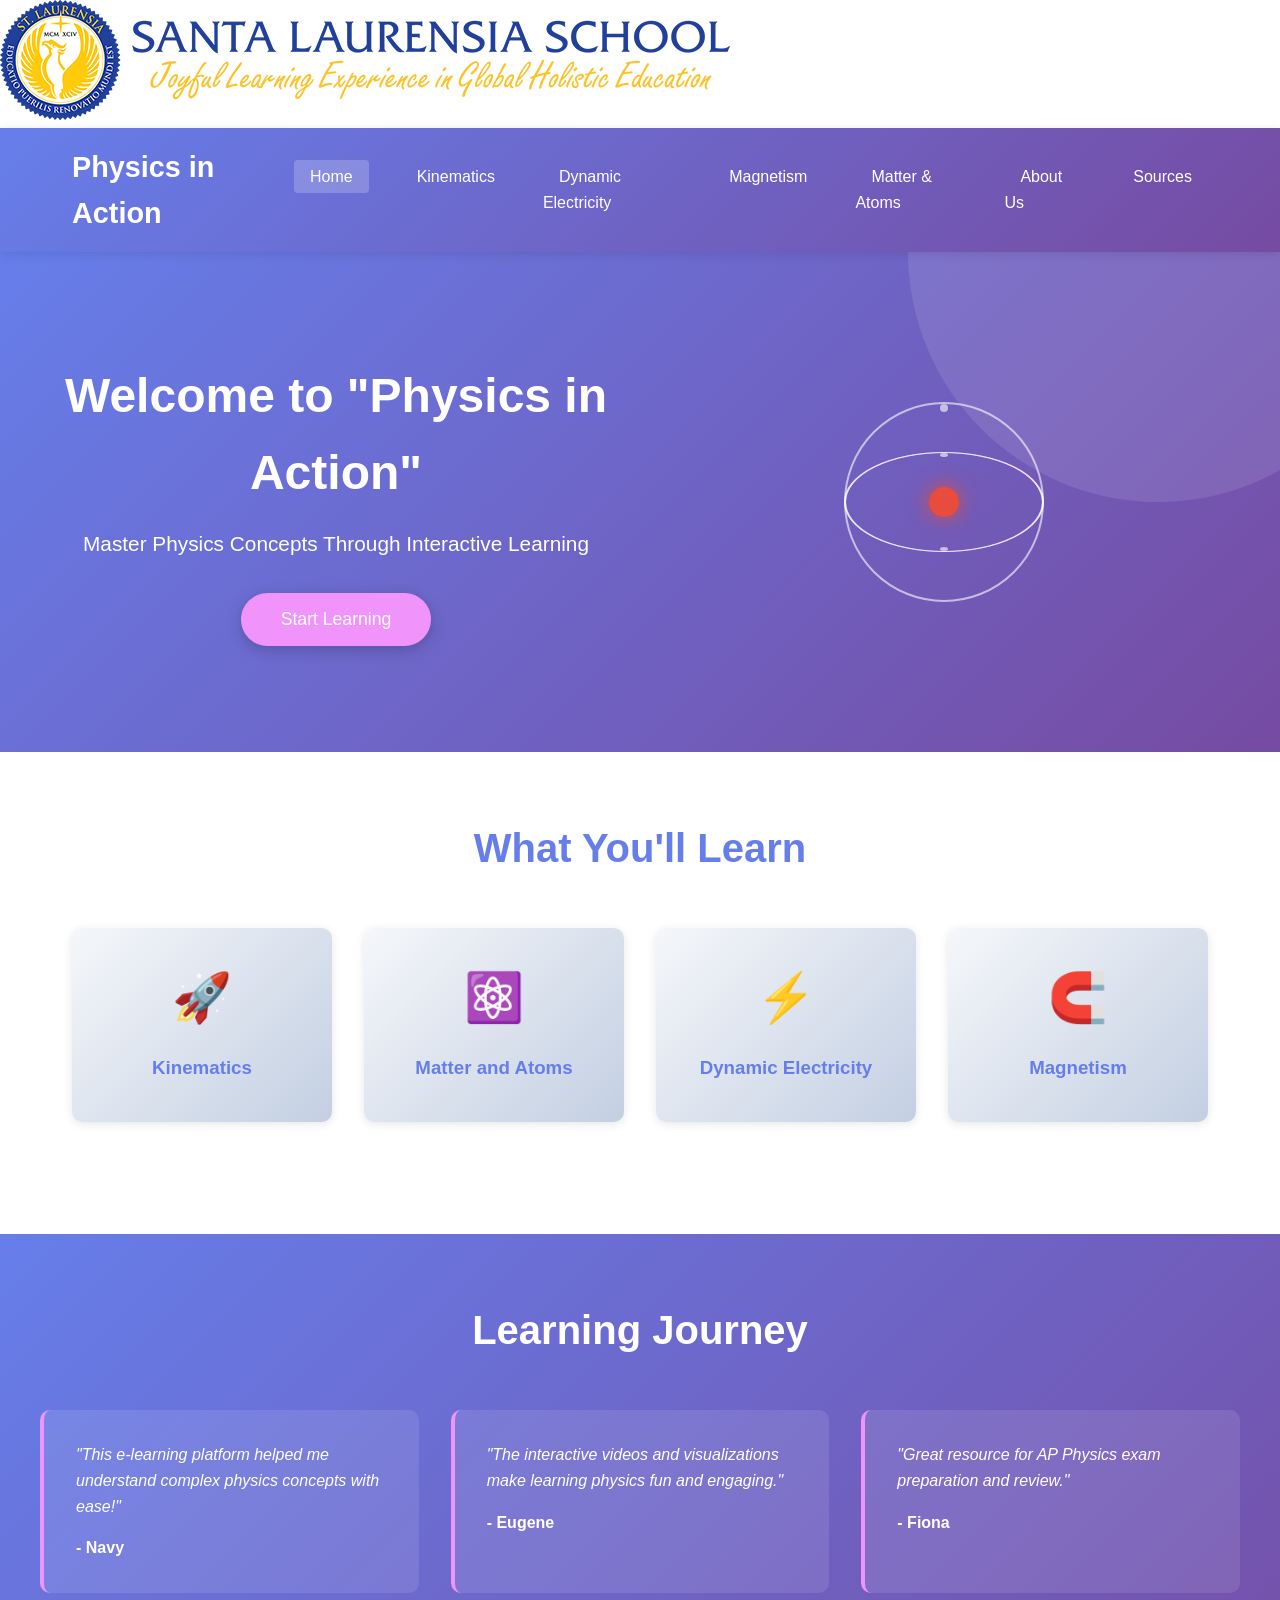
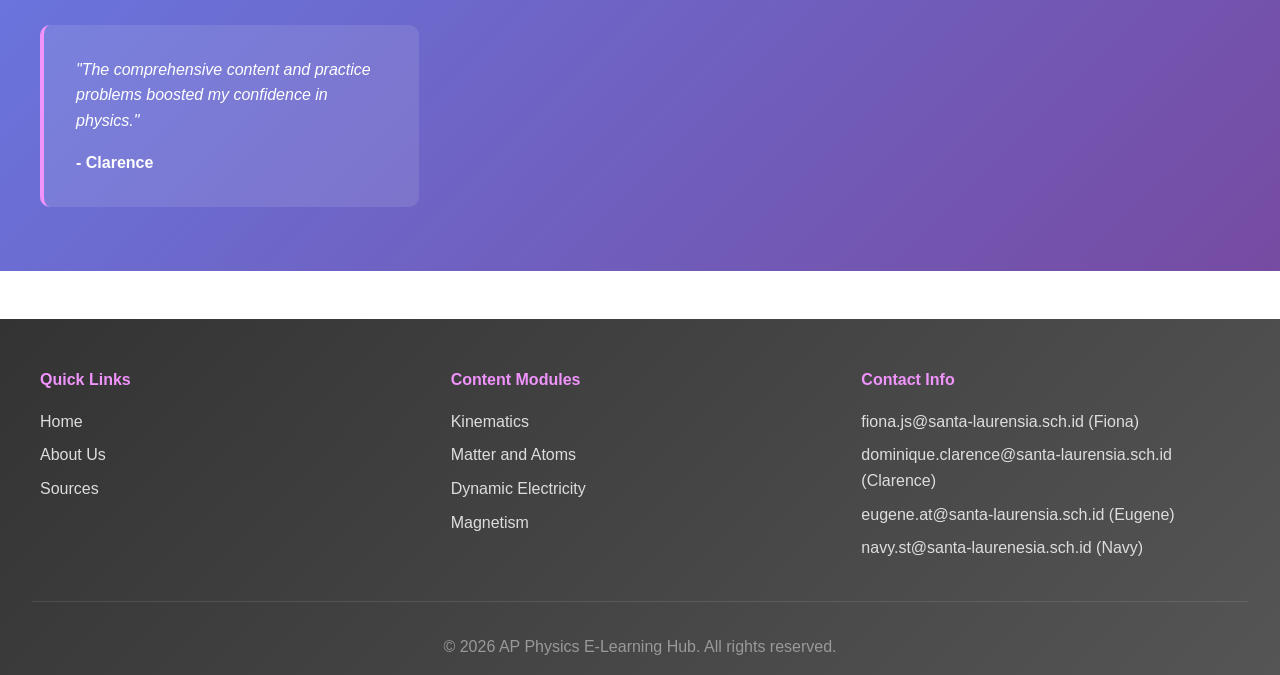
<file: index.html>
<!DOCTYPE html>
<html lang="en">
<head>
    <meta charset="UTF-8">
    <meta name="viewport" content="width=device-width, initial-scale=1.0">
    <title>AP Physics - E-Learning Hub</title>
    <img src="santa laurensia.png" alt="School Logo" class="logo">
    <link rel="stylesheet" href="css/styles.css">
</head>
<body>
    <nav class="navbar">
        <div class="nav-container">
            <div class="logo">Physics in Action</div>
            <ul class="nav-menu">
                <li><a href="index.html">Home</a></li>
                <li><a href="kinematics.html">Kinematics</a></li>
                <li><a href="dynamic-electricity.html">Dynamic Electricity</a></li>
                <li><a href="magnetism.html">Magnetism</a></li>
                <li><a href="matter-atoms.html" class="active">Matter & Atoms</a></li>
                <li><a href="about.html">About Us</a></li>
                <li><a href="sources.html">Sources</a></li>
            </ul>
            <div class="hamburger">
                <span></span>
                <span></span>
                <span></span>
            </div>
        </div>
    </nav>

    <section class="hero">
        <div class="hero-content">
            <h1>Welcome to "Physics in Action"</h1>
            <p>Master Physics Concepts Through Interactive Learning</p>
            <button class="cta-btn" onclick="scrollToContent()">Start Learning</button>
        </div>
        <div class="hero-animation">
            <div class="atom">
                <div class="electron electron-1"></div>
                <div class="electron electron-2"></div>
                <div class="electron electron-3"></div>
                <div class="nucleus"></div>
            </div>
        </div>
    </section>

    <section class="features">
        <h2>What You'll Learn</h2>
        <div class="feature-grid">
            <div class="feature-card" onclick="navigateTo('kinematics.html')">
                <div class="feature-icon">🚀</div>
                <h3>Kinematics</h3>
            </div>
            <div class="feature-card" onclick="navigateTo('matter-atoms.html')">
                <div class="feature-icon">⚛️</div>
                <h3>Matter and Atoms</h3>
            </div>
            <div class="feature-card" onclick="navigateTo('dynamic-electricity.html')">
                <div class="feature-icon">⚡</div>
                <h3>Dynamic Electricity</h3>
            </div>
            <div class="feature-card" onclick="navigateTo('magnetism.html')">
                <div class="feature-icon">🧲</div>
                <h3>Magnetism</h3>
            </div>
        </div>
    </section>

    <section class="testimonials">
        <h2>Learning Journey</h2>
        <div class="testimonial-grid">
            <div class="testimonial">
                <p>"This e-learning platform helped me understand complex physics concepts with ease!"</p>
                <strong>- Navy</strong>
            </div>
            <div class="testimonial">
                <p>"The interactive videos and visualizations make learning physics fun and engaging."</p>
                <strong>- Eugene</strong>
            </div>
            <div class="testimonial">
                <p>"Great resource for AP Physics exam preparation and review."</p>
                <strong>- Fiona</strong>
            </div>
            <div class="testimonial">
                <p>"The comprehensive content and practice problems boosted my confidence in physics."</p>
                <strong>- Clarence</strong>
        </div>
    </section>

    <footer>
        <div class="footer-content">
            <div class="footer-section">
                <h4>Quick Links</h4>
                <ul>
                    <li><a href="index.html">Home</a></li>
                    <li><a href="about.html">About Us</a></li>
                    <li><a href="sources.html">Sources</a></li>
                </ul>
            </div>
            <div class="footer-section">
                <h4>Content Modules</h4>
                <ul>
                    <li><a href="kinematics.html">Kinematics</a></li>
                    <li><a href="matter-atoms.html">Matter and Atoms</a></li>
                    <li><a href="dynamic-electricity.html">Dynamic Electricity</a></li>
                    <li><a href="magnetism.html">Magnetism</a></li>
                </ul>
            </div>
            <div class="footer-section">
                <h4>Contact Info</h4>
                <p>fiona.js@santa-laurensia.sch.id (Fiona)</p>
                <p>dominique.clarence@santa-laurensia.sch.id (Clarence)</p>
                <p>eugene.at@santa-laurensia.sch.id (Eugene)</p>
                <p>navy.st@santa-laurenesia.sch.id (Navy)</p>
            </div>
        </div>
        <div class="footer-bottom">
            <p>&copy; 2026 AP Physics E-Learning Hub. All rights reserved.</p>
        </div>
    </footer>

    <script src="js/script.js"></script>

</body>
</html>
</file>
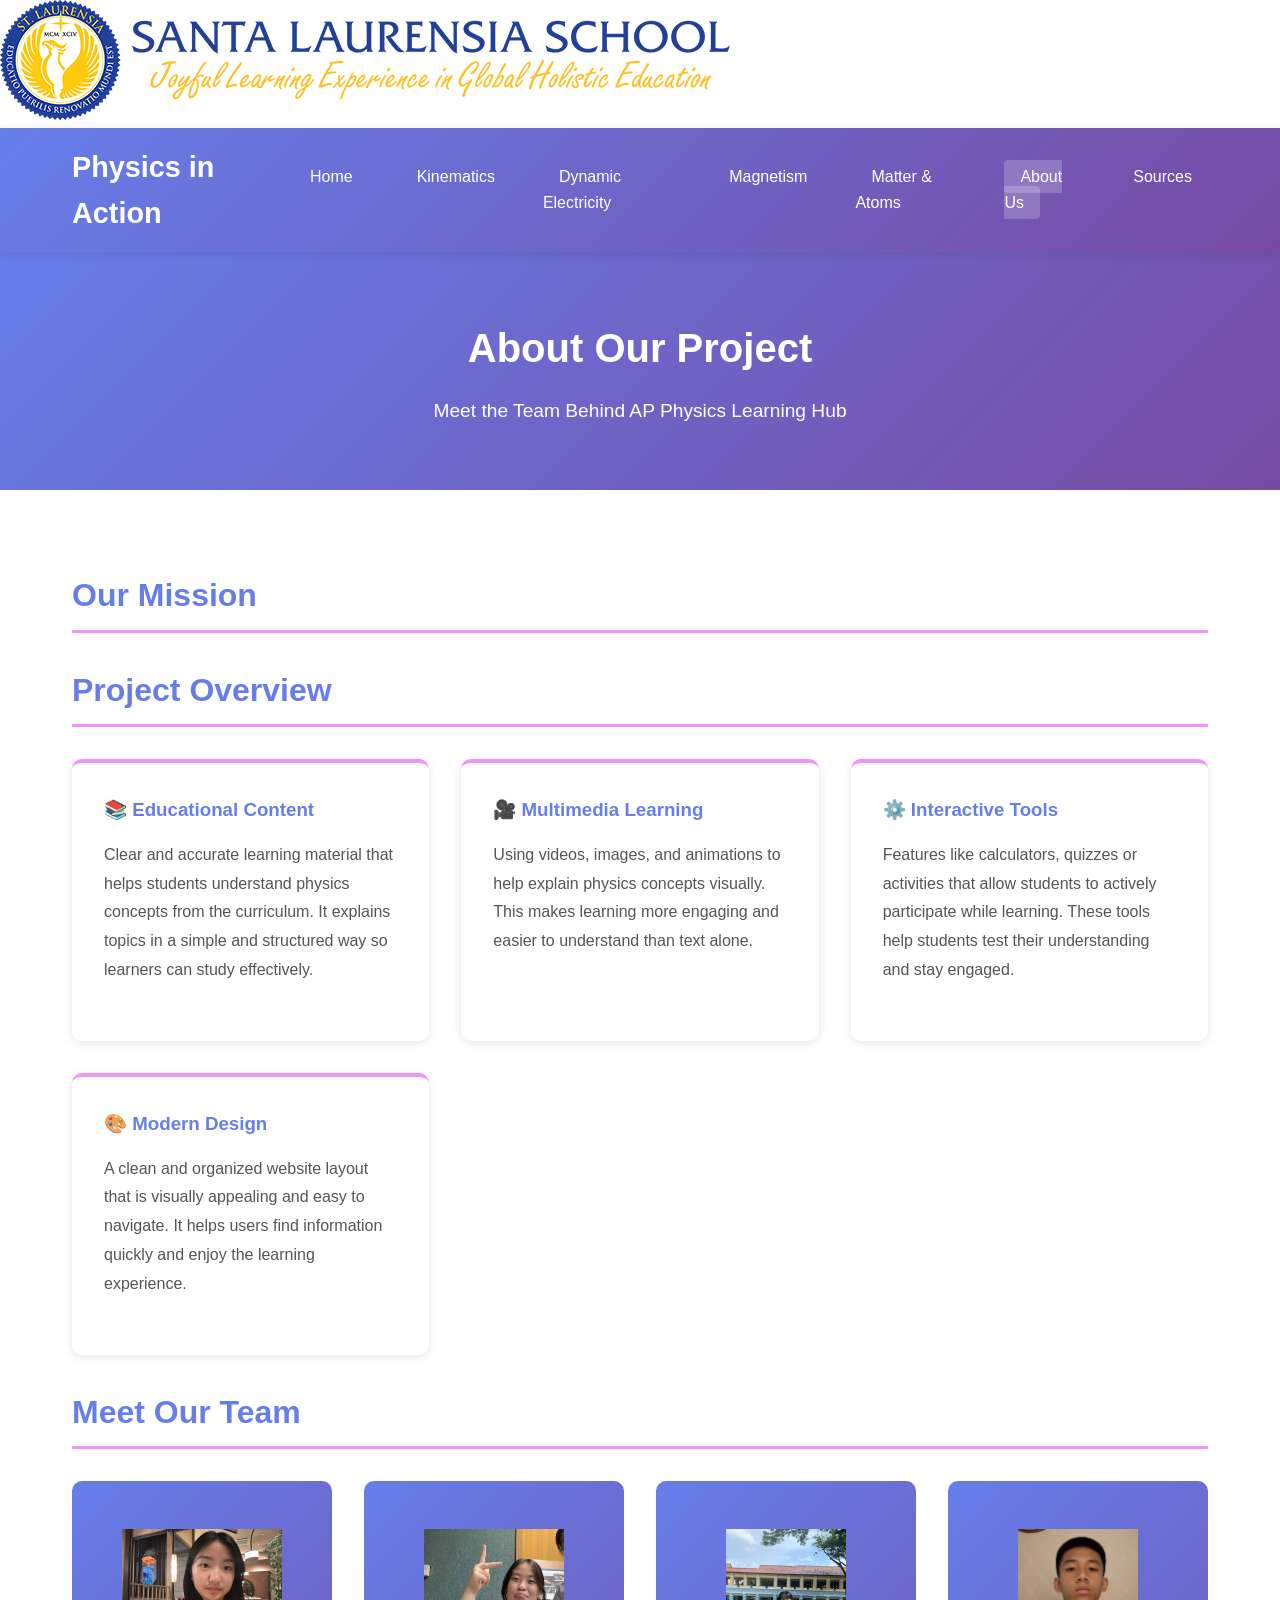
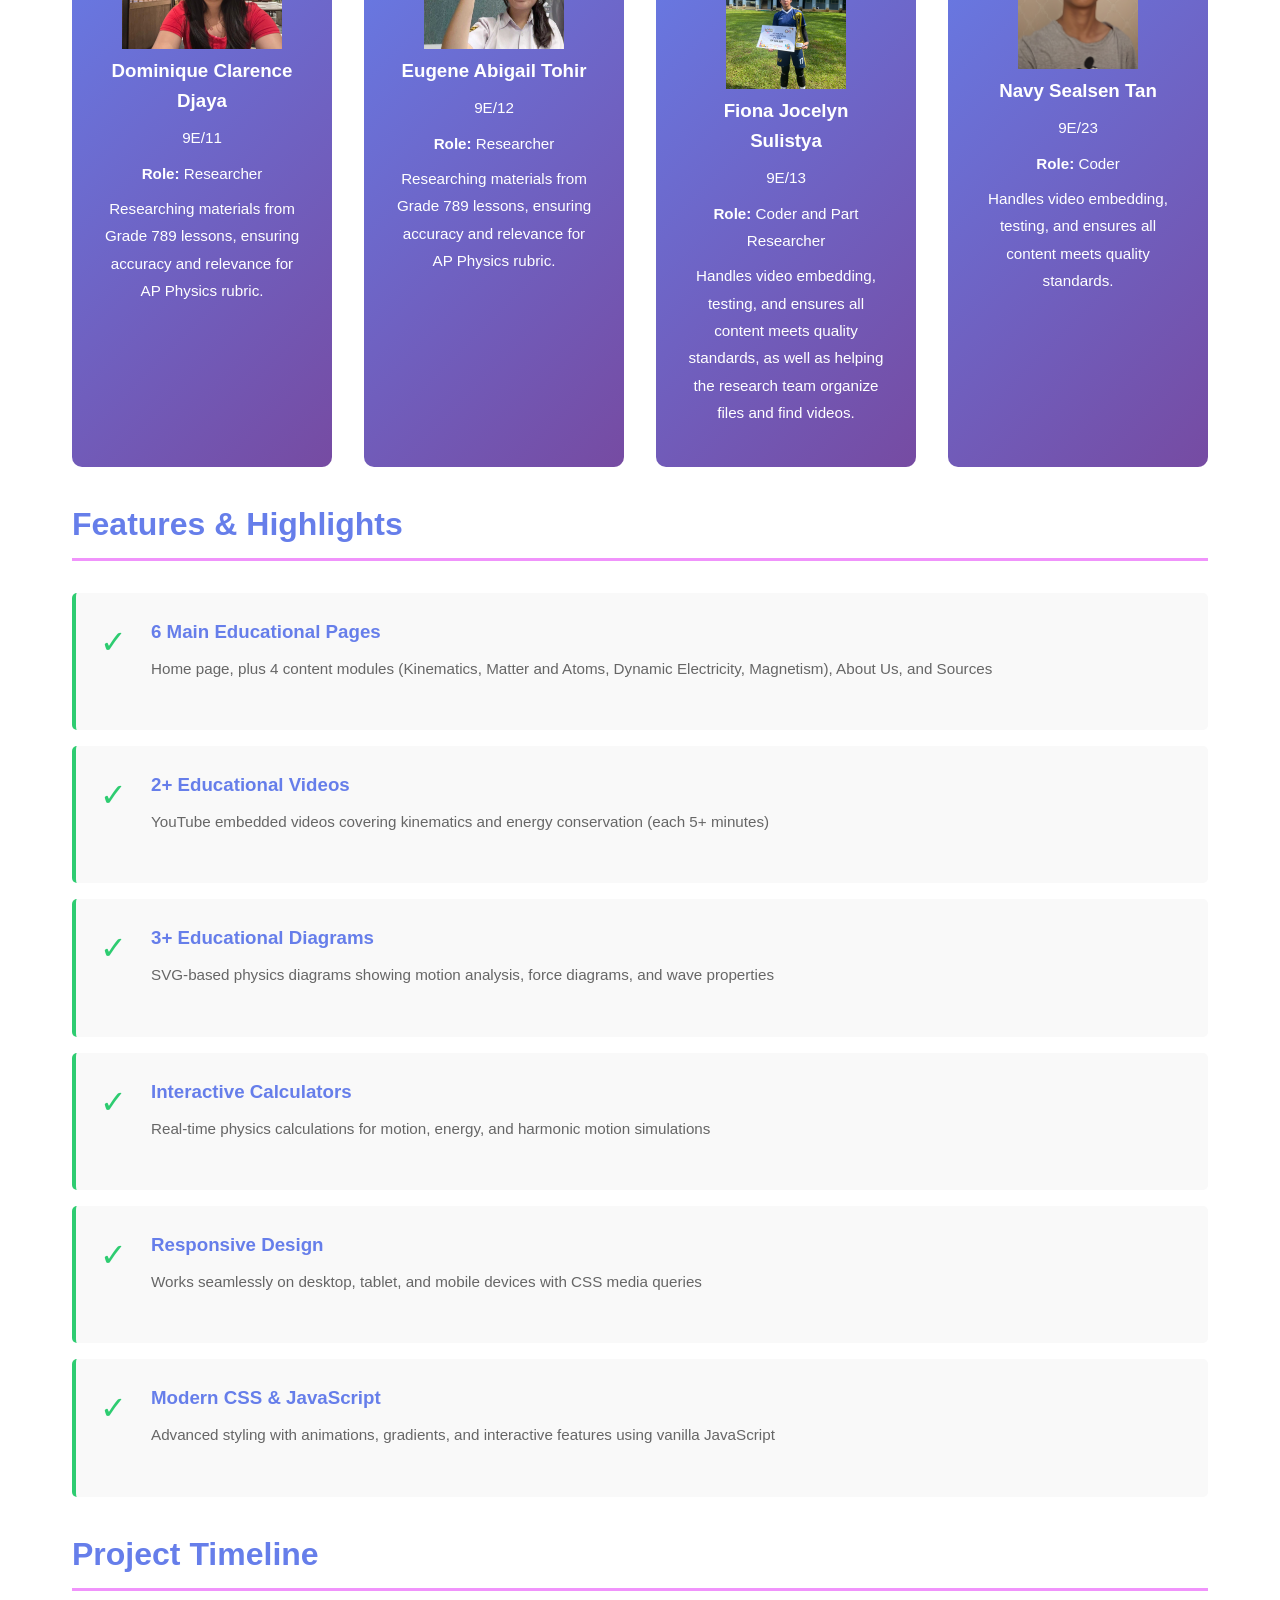
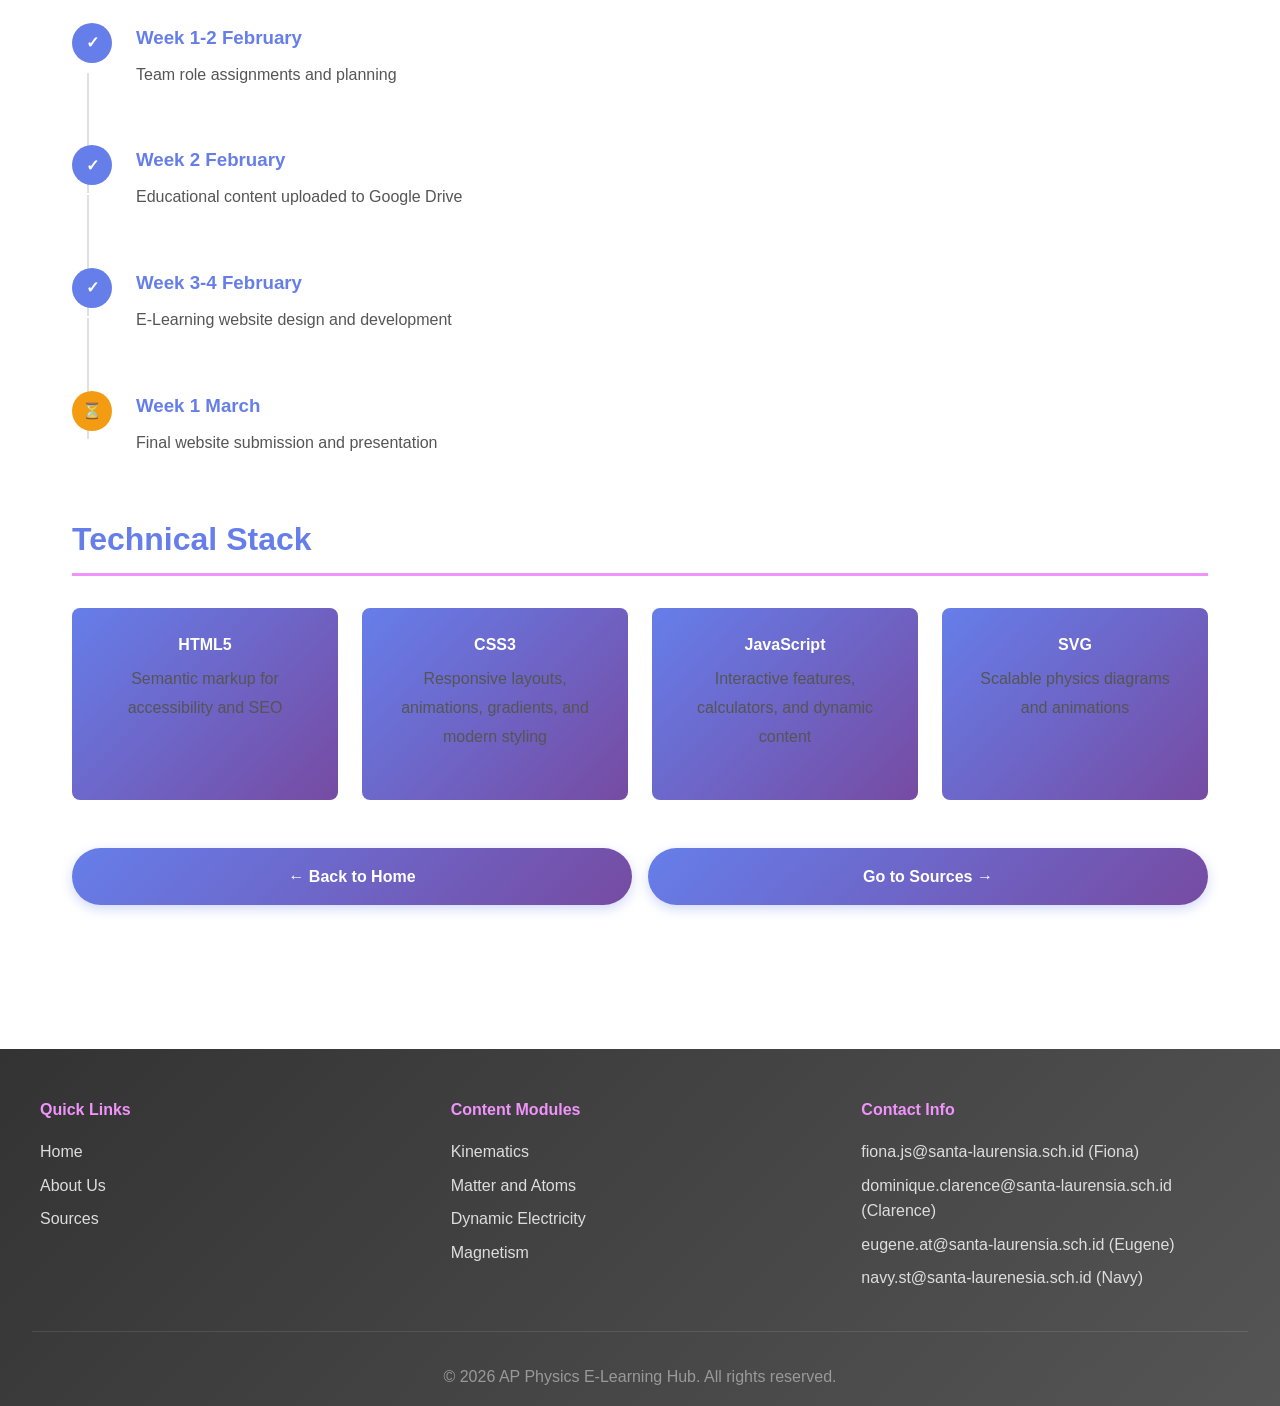
<file: about.html>
<!DOCTYPE html>
<html lang="en">
<head>
    <meta charset="UTF-8">
    <meta name="viewport" content="width=device-width, initial-scale=1.0">
    <title>About Us - Physics in Action</title>
    <img src="santa laurensia.png" alt="School Logo" class="logo">
    <link rel="stylesheet" href="css/styles.css">
</head>
<body>
    <nav class="navbar">
        <div class="nav-container">
            <div class="logo">Physics in Action</div>
            <ul class="nav-menu">
                <li><a href="index.html">Home</a></li>
                <li><a href="kinematics.html">Kinematics</a></li>
                <li><a href="dynamic-electricty.html">Dynamic Electricity</a></li>
                <li><a href="magnetism.html">Magnetism</a></li>
                <li><a href="matter-atoms.html">Matter & Atoms</a></li>
                <li><a href="about.html" class="active">About Us</a></li>
                <li><a href="sources.html">Sources</a></li>
            </ul>
            <div class="hamburger">
                <span></span>
                <span></span>
                <span></span>
            </div>
        </div>
    </nav>

    <section class="content-hero">
        <div class="content-hero-bg" style="background: linear-gradient(135deg, #667eea 0%, #764ba2 100%);"></div>
        <h1>About Our Project</h1>
        <p>Meet the Team Behind AP Physics Learning Hub</p>
    </section>

    <section class="content-section">
        <div class="container">
            <h2>Our Mission</h2>
            <p></p>

            <h2>Project Overview</h2>
            <div class="about-grid">
                <div class="about-card">
                    <h3>📚 Educational Content</h3>
                    <p>Clear and accurate learning material that helps students understand physics concepts from the curriculum. It explains topics in a simple and structured way so learners can study effectively.</p>
                </div>
                <div class="about-card">
                    <h3>🎥 Multimedia Learning</h3>
                    <p>Using videos, images, and animations to help explain physics concepts visually. This makes learning more engaging and easier to understand than text alone.</p>
                </div>
                <div class="about-card">
                    <h3>⚙️ Interactive Tools</h3>
                    <p>Features like calculators, quizzes or activities that allow students to actively participate while learning. These tools help students test their understanding and stay engaged.</p>
                </div>
                <div class="about-card">
                    <h3>🎨 Modern Design</h3>
                    <p>A clean and organized website layout that is visually appealing and easy to navigate. It helps users find information quickly and enjoy the learning experience.</p>
                </div>
            </div>

            <h2>Meet Our Team</h2>
            <div class="team-grid">
                <div class="team-member">
                    <div class="member-avatar"></div>
                    <img src="clarence.jpg" alt="Clarence" width="160" height="120">
                    <h3>Dominique Clarence Djaya</h3>
                    <p>9E/11</p>
                    <p><strong>Role:</strong> Researcher</p>
                    <p>Researching materials from Grade 789 lessons, ensuring accuracy and relevance for AP Physics rubric.</p>
                </div>
                <div class="team-member">
                    <div class="member-avatar"></div>
                    <img src="eugenee.jpg" alt="Eugene" width="140" height="120">
                    <h3>Eugene Abigail Tohir</h3>
                    <p>9E/12</p>
                    <p><strong>Role:</strong> Researcher</p>
                    <p>Researching materials from Grade 789 lessons, ensuring accuracy and relevance for AP Physics rubric.</p>
                </div>
                <div class="team-member">
                    <div class="member-avatar"></div>
                    <img src="fiona.jpg" alt="Fiona" width="120" height="160">
                    <h3>Fiona Jocelyn Sulistya</h3>
                    <p>9E/13</p>
                    <p><strong>Role:</strong> Coder and Part Researcher</p>
                    <p>Handles video embedding, testing, and ensures all content meets quality standards, as well as helping the research team organize files and find videos.</p>
                </div>
                <div class="team-member">
                    <div class="member-avatar"></div>
                    <img src="navy.jpg" alt="Navy" width="120" height="140">
                    <h3>Navy Sealsen Tan</h3>
                    <p>9E/23</p>
                    <p><strong>Role:</strong> Coder</p>
                    <p>Handles video embedding, testing, and ensures all content meets quality standards.</p>
                </div>
            </div>

            <h2>Features & Highlights</h2>
            <div class="features-list">
                <div class="feature-item">
                    <span class="check">✓</span>
                    <div>
                        <h3>6 Main Educational Pages</h3>
                        <p>Home page, plus 4 content modules (Kinematics, Matter and Atoms, Dynamic Electricity, Magnetism), About Us, and Sources</p>
                    </div>
                </div>
                <div class="feature-item">
                    <span class="check">✓</span>
                    <div>
                        <h3>2+ Educational Videos</h3>
                        <p>YouTube embedded videos covering kinematics and energy conservation (each 5+ minutes)</p>
                    </div>
                </div>
                <div class="feature-item">
                    <span class="check">✓</span>
                    <div>
                        <h3>3+ Educational Diagrams</h3>
                        <p>SVG-based physics diagrams showing motion analysis, force diagrams, and wave properties</p>
                    </div>
                </div>
                <div class="feature-item">
                    <span class="check">✓</span>
                    <div>
                        <h3>Interactive Calculators</h3>
                        <p>Real-time physics calculations for motion, energy, and harmonic motion simulations</p>
                    </div>
                </div>
                <div class="feature-item">
                    <span class="check">✓</span>
                    <div>
                        <h3>Responsive Design</h3>
                        <p>Works seamlessly on desktop, tablet, and mobile devices with CSS media queries</p>
                    </div>
                </div>
                <div class="feature-item">
                    <span class="check">✓</span>
                    <div>
                        <h3>Modern CSS & JavaScript</h3>
                        <p>Advanced styling with animations, gradients, and interactive features using vanilla JavaScript</p>
                    </div>
                </div>
            </div>

            <h2>Project Timeline</h2>
            <div class="timeline">
                <div class="timeline-item">
                    <div class="timeline-marker">✓</div>
                    <div class="timeline-content">
                        <h3>Week 1-2 February</h3>
                        <p>Team role assignments and planning</p>
                    </div>
                </div>
                <div class="timeline-item">
                    <div class="timeline-marker">✓</div>
                    <div class="timeline-content">
                        <h3>Week 2 February</h3>
                        <p>Educational content uploaded to Google Drive</p>
                    </div>
                </div>
                <div class="timeline-item">
                    <div class="timeline-marker">✓</div>
                    <div class="timeline-content">
                        <h3>Week 3-4 February</h3>
                        <p>E-Learning website design and development</p>
                    </div>
                </div>
                <div class="timeline-item">
                    <div class="timeline-marker">⏳</div>
                    <div class="timeline-content">
                        <h3>Week 1 March</h3>
                        <p>Final website submission and presentation</p>
                    </div>
                </div>
            </div>

            <h2>Technical Stack</h2>
            <div class="tech-stack">
                <div class="tech-item">
                    <h4>HTML5</h4>
                    <p>Semantic markup for accessibility and SEO</p>
                </div>
                <div class="tech-item">
                    <h4>CSS3</h4>
                    <p>Responsive layouts, animations, gradients, and modern styling</p>
                </div>
                <div class="tech-item">
                    <h4>JavaScript</h4>
                    <p>Interactive features, calculators, and dynamic content</p>
                </div>
                <div class="tech-item">
                    <h4>SVG</h4>
                    <p>Scalable physics diagrams and animations</p>
                </div>
            </div>

            <div class="navigation-buttons">
                <a href="index.html" class="nav-btn">← Back to Home</a>
                <a href="sources.html" class="nav-btn">Go to Sources →</a>
            </div>
        </div>
    </section>

    <footer>
        <div class="footer-content">
            <div class="footer-section">
                <h4>Quick Links</h4>
                <ul>
                    <li><a href="index.html">Home</a></li>
                    <li><a href="about.html">About Us</a></li>
                    <li><a href="sources.html">Sources</a></li>
                </ul>
            </div>
            <div class="footer-section">
                <h4>Content Modules</h4>
                <ul>
                    <li><a href="kinematics.html">Kinematics</a></li>
                    <li><a href="matter-atoms.html">Matter and Atoms</a></li>
                    <li><a href="dynamic-electricity.html">Dynamic Electricity</a></li>
                    <li><a href="magnetism.html">Magnetism</a></li>
                </ul>
            </div>
            <div class="footer-section">
                <h4>Contact Info</h4>
                <p>fiona.js@santa-laurensia.sch.id (Fiona)</p>
                <p>dominique.clarence@santa-laurensia.sch.id (Clarence)</p>
                <p>eugene.at@santa-laurensia.sch.id (Eugene)</p>
                <p>navy.st@santa-laurenesia.sch.id (Navy)</p>
            </div>
        </div>
        <div class="footer-bottom">
            <p>&copy; 2026 AP Physics E-Learning Hub. All rights reserved.</p>
        </div>
    </footer>

    <script src="js/script.js"></script>
</body>
</html>
</file>
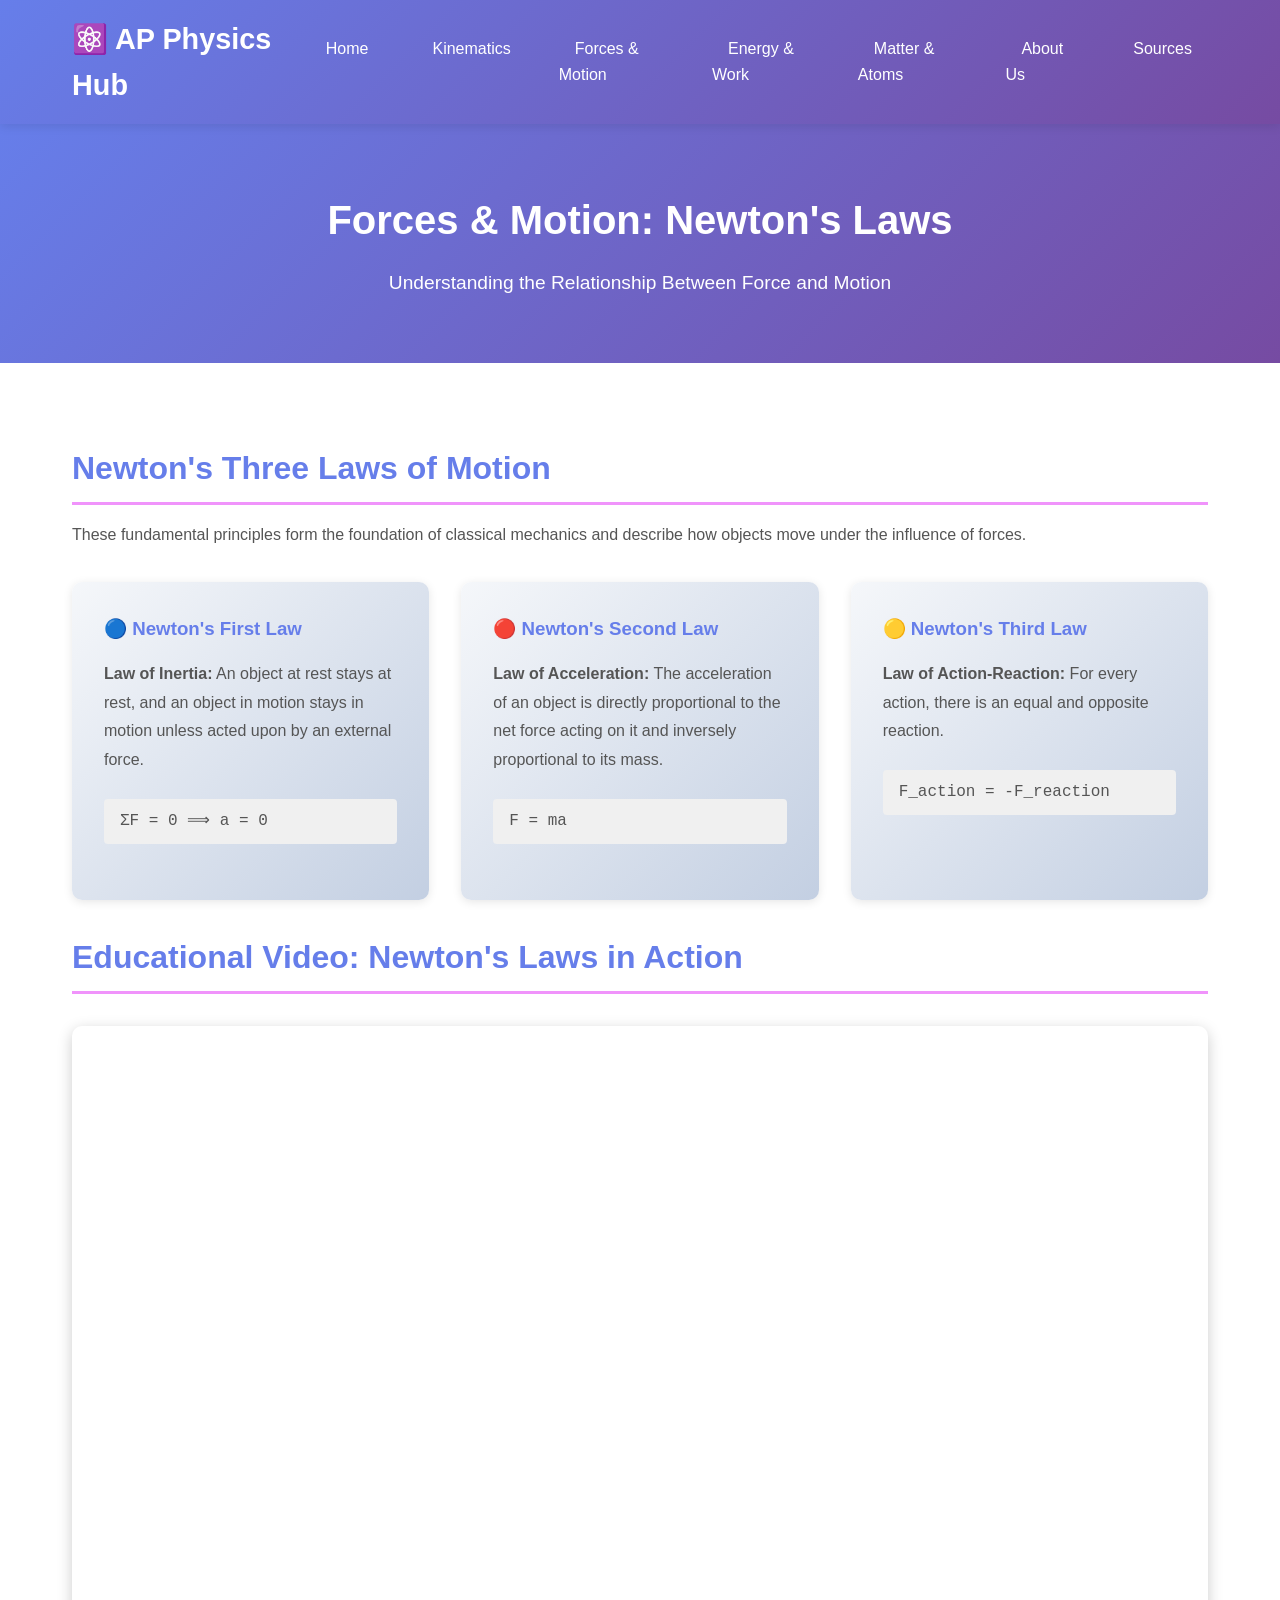
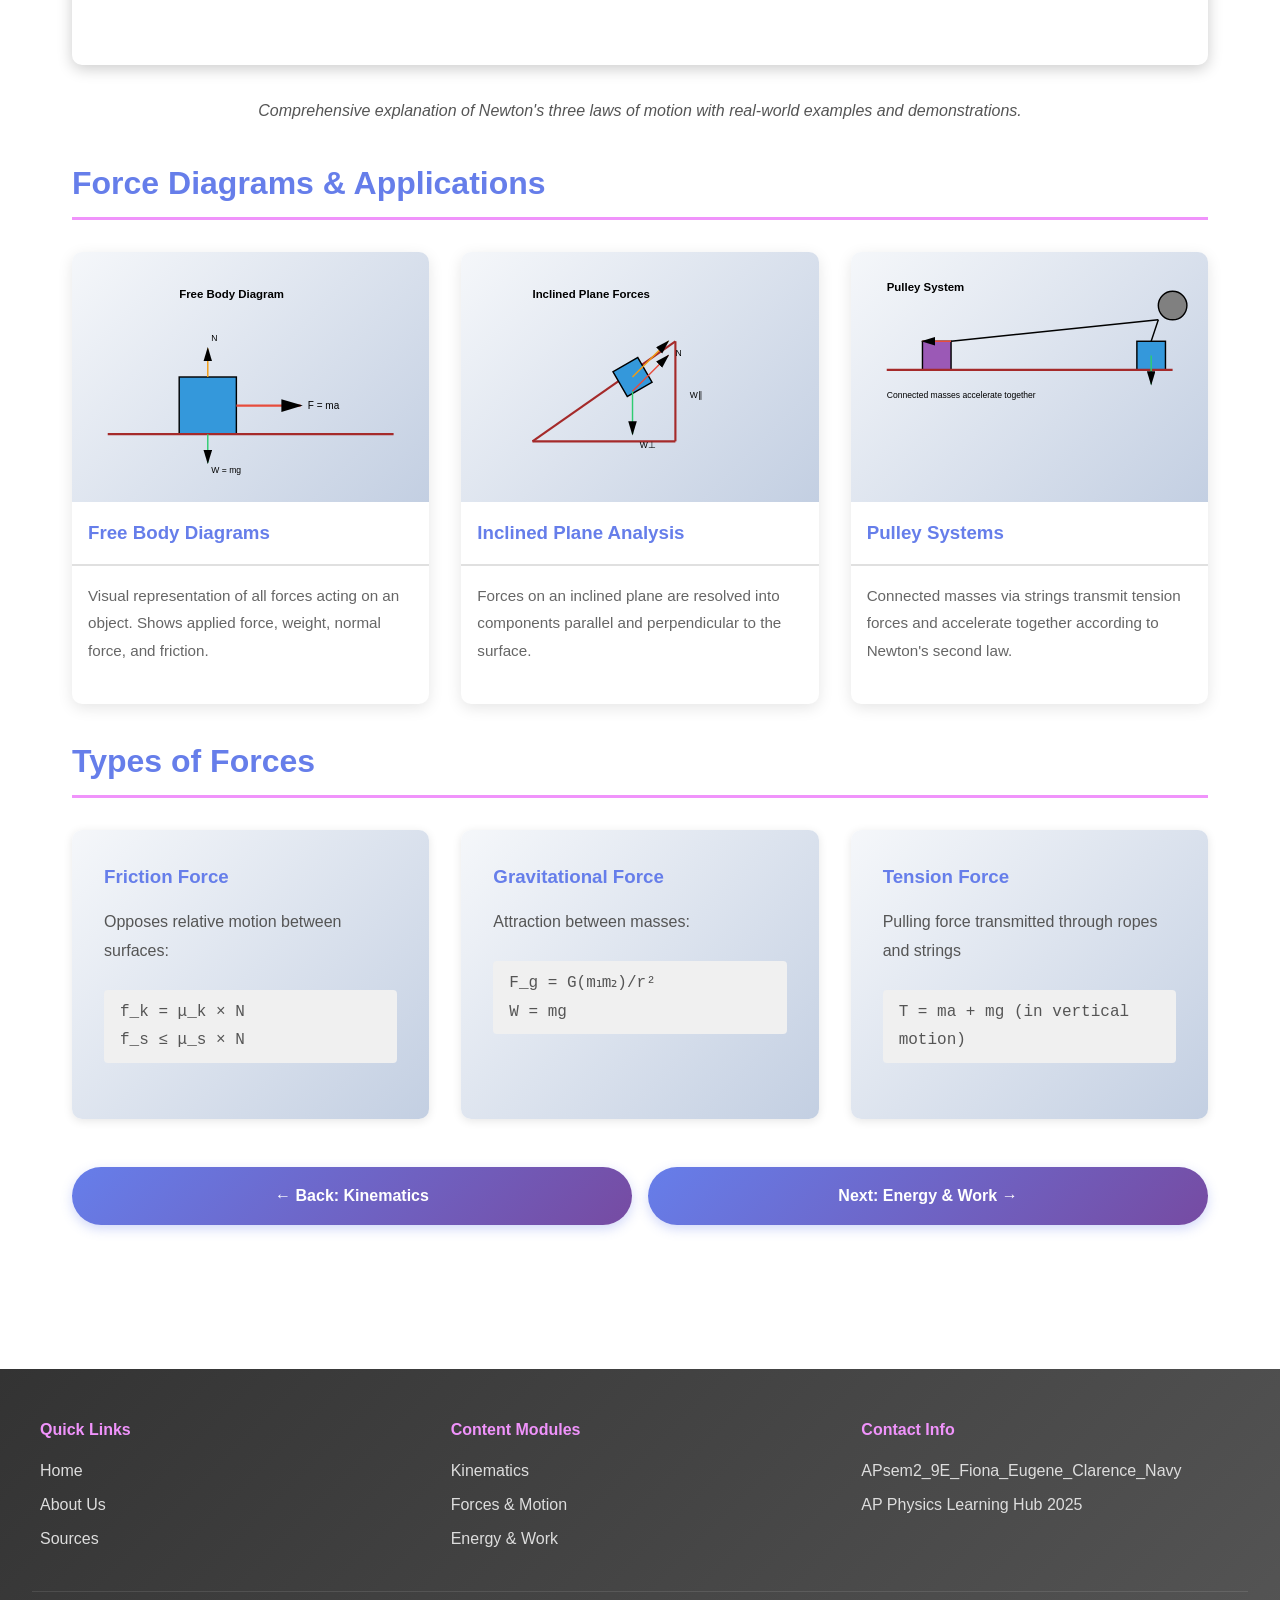
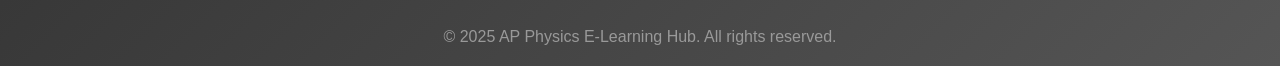
<file: Dynamic Electricity (1).html>
<!DOCTYPE html>
<html lang="en">
<head>
    <meta charset="UTF-8">
    <meta name="viewport" content="width=device-width, initial-scale=1.0">
    <title>Forces & Motion - AP Physics Hub</title>
    <link rel="stylesheet" href="css/styles.css">
</head>
<body>
    <nav class="navbar">
        <div class="nav-container">
            <div class="logo">⚛️ AP Physics Hub</div>
            <ul class="nav-menu">
                <li><a href="index.html">Home</a></li>
                <li><a href="kinematics.html">Kinematics</a></li>
                <li><a href="forces.html" class="active">Forces & Motion</a></li>
                <li><a href="energy.html">Energy & Work</a></li>
                <li><a href="matter-atoms.html">Matter & Atoms</a></li>
                <li><a href="about.html">About Us</a></li>
                <li><a href="sources.html">Sources</a></li>
            </ul>
            <div class="hamburger">
                <span></span>
                <span></span>
                <span></span>
            </div>
        </div>
    </nav>

    <section class="content-hero">
        <div class="content-hero-bg" style="background: linear-gradient(135deg, #667eea 0%, #764ba2 100%);"></div>
        <h1>Forces & Motion: Newton's Laws</h1>
        <p>Understanding the Relationship Between Force and Motion</p>
    </section>

    <section class="content-section">
        <div class="container">
            <h2>Newton's Three Laws of Motion</h2>
            <p>These fundamental principles form the foundation of classical mechanics and describe how objects move under the influence of forces.</p>

            <div class="content-grid">
                <div class="content-card">
                    <h3>🔵 Newton's First Law</h3>
                    <p><strong>Law of Inertia:</strong> An object at rest stays at rest, and an object in motion stays in motion unless acted upon by an external force.</p>
                    <p class="equation-text">ΣF = 0 ⟹ a = 0</p>
                </div>
                <div class="content-card">
                    <h3>🔴 Newton's Second Law</h3>
                    <p><strong>Law of Acceleration:</strong> The acceleration of an object is directly proportional to the net force acting on it and inversely proportional to its mass.</p>
                    <p class="equation-text">F = ma</p>
                </div>
                <div class="content-card">
                    <h3>🟡 Newton's Third Law</h3>
                    <p><strong>Law of Action-Reaction:</strong> For every action, there is an equal and opposite reaction.</p>
                    <p class="equation-text">F_action = -F_reaction</p>
                </div>
            </div>

            <h2>Educational Video: Newton's Laws in Action</h2>
            <div class="video-container">
                <iframe width="100%" height="500" src="https://www.youtube.com/embed/kKKM8Y-lHDs" 
                    title="Newton's Laws" frameborder="0" allow="accelerometer; autoplay; clipboard-write; encrypted-media; gyroscope; picture-in-picture" 
                    allowfullscreen></iframe>
            </div>
            <p class="video-description">Comprehensive explanation of Newton's three laws of motion with real-world examples and demonstrations.</p>

            <h2>Force Diagrams & Applications</h2>
            <div class="slides-container">
                <div class="slide">
                    <div class="slide-image">
                        <svg viewBox="0 0 500 300" class="physics-diagram">
                            <!-- Block on surface -->
                            <rect x="150" y="150" width="80" height="80" fill="#3498db" stroke="black" stroke-width="2"/>
                            <!-- Ground -->
                            <line x1="50" y1="230" x2="450" y2="230" stroke="brown" stroke-width="3"/>
                            <!-- Force arrows -->
                            <line x1="230" y1="190" x2="320" y2="190" stroke="#e74c3c" stroke-width="3" marker-end="url(#arrowhead)"/>
                            <text x="330" y="195" font-size="14">F = ma</text>
                            <!-- Weight -->
                            <line x1="190" y1="230" x2="190" y2="270" stroke="#2ecc71" stroke-width="2" marker-end="url(#arrowhead2)"/>
                            <text x="195" y="285" font-size="12">W = mg</text>
                            <!-- Normal force -->
                            <line x1="190" y1="150" x2="190" y2="110" stroke="#f39c12" stroke-width="2" marker-end="url(#arrowhead3)"/>
                            <text x="195" y="100" font-size="12">N</text>
                            <!-- Markers -->
                            <defs>
                                <marker id="arrowhead" markerWidth="10" markerHeight="10" refX="9" refY="3" orient="auto">
                                    <polygon points="0 0, 10 3, 0 6" fill="black"/>
                                </marker>
                                <marker id="arrowhead2" markerWidth="10" markerHeight="10" refX="9" refY="3" orient="auto">
                                    <polygon points="0 0, 10 3, 0 6" fill="black"/>
                                </marker>
                                <marker id="arrowhead3" markerWidth="10" markerHeight="10" refX="9" refY="3" orient="auto">
                                    <polygon points="0 0, 10 3, 0 6" fill="black"/>
                                </marker>
                            </defs>
                            <text x="150" y="40" font-size="16" font-weight="bold">Free Body Diagram</text>
                        </svg>
                    </div>
                    <h3>Free Body Diagrams</h3>
                    <p>Visual representation of all forces acting on an object. Shows applied force, weight, normal force, and friction.</p>
                </div>

                <div class="slide">
                    <div class="slide-image">
                        <svg viewBox="0 0 500 300" class="physics-diagram">
                            <!-- Inclined plane -->
                            <line x1="100" y1="240" x2="300" y2="100" stroke="brown" stroke-width="3"/>
                            <line x1="300" y1="100" x2="300" y2="240" stroke="brown" stroke-width="3"/>
                            <line x1="100" y1="240" x2="300" y2="240" stroke="brown" stroke-width="3"/>
                            <!-- Block on incline -->
                            <rect x="220" y="130" width="40" height="40" fill="#3498db" stroke="black" stroke-width="2" transform="rotate(-30 240 150)"/>
                            <!-- Weight -->
                            <line x1="240" y1="170" x2="240" y2="230" stroke="#2ecc71" stroke-width="2" marker-end="url(#arrowhead)"/>
                            <!-- Normal force -->
                            <line x1="240" y1="150" x2="290" y2="100" stroke="#f39c12" stroke-width="2" marker-end="url(#arrowhead)"/>
                            <!-- Component parallel to incline -->
                            <line x1="240" y1="170" x2="290" y2="120" stroke="#e74c3c" stroke-width="2" marker-end="url(#arrowhead)"/>
                            <!-- Defs -->
                            <defs>
                                <marker id="arrowhead" markerWidth="10" markerHeight="10" refX="9" refY="3" orient="auto">
                                    <polygon points="0 0, 10 3, 0 6" fill="black"/>
                                </marker>
                            </defs>
                            <text x="320" y="180" font-size="12">W∥</text>
                            <text x="300" y="120" font-size="12">N</text>
                            <text x="250" y="250" font-size="12">W⊥</text>
                            <text x="100" y="40" font-size="16" font-weight="bold">Inclined Plane Forces</text>
                        </svg>
                    </div>
                    <h3>Inclined Plane Analysis</h3>
                    <p>Forces on an inclined plane are resolved into components parallel and perpendicular to the surface.</p>
                </div>

                <div class="slide">
                    <div class="slide-image">
                        <svg viewBox="0 0 500 300" class="physics-diagram">
                            <!-- Two blocks and pulley system -->
                            <circle cx="450" cy="50" r="20" fill="gray" stroke="black" stroke-width="2"/>
                            <!-- Block 1 (hanging) -->
                            <rect x="400" y="100" width="40" height="40" fill="#3498db" stroke="black" stroke-width="2"/>
                            <!-- Block 2 (on table) -->
                            <rect x="100" y="100" width="40" height="40" fill="#9b59b6" stroke="black" stroke-width="2"/>
                            <!-- Table -->
                            <line x1="50" y1="140" x2="450" y2="140" stroke="brown" stroke-width="3"/>
                            <!-- String/Rope -->
                            <line x1="140" y1="100" x2="430" y2="70" stroke="black" stroke-width="2"/>
                            <line x1="430" y1="70" x2="420" y2="100" stroke="black" stroke-width="2"/>
                            <!-- Tension arrows -->
                            <line x1="140" y1="100" x2="100" y2="100" stroke="#e74c3c" stroke-width="2" marker-end="url(#arrowhead)"/>
                            <line x1="420" y1="120" x2="420" y2="160" stroke="#2ecc71" stroke-width="2" marker-end="url(#arrowhead)"/>
                            <!-- Defs -->
                            <defs>
                                <marker id="arrowhead" markerWidth="10" markerHeight="10" refX="9" refY="3" orient="auto">
                                    <polygon points="0 0, 10 3, 0 6" fill="black"/>
                                </marker>
                            </defs>
                            <text x="50" y="30" font-size="16" font-weight="bold">Pulley System</text>
                            <text x="50" y="180" font-size="12">Connected masses accelerate together</text>
                        </svg>
                    </div>
                    <h3>Pulley Systems</h3>
                    <p>Connected masses via strings transmit tension forces and accelerate together according to Newton's second law.</p>
                </div>
            </div>

            <h2>Types of Forces</h2>
            <div class="content-grid">
                <div class="content-card">
                    <h3>Friction Force</h3>
                    <p>Opposes relative motion between surfaces:</p>
                    <p class="equation-text">f_k = μ_k × N<br>f_s ≤ μ_s × N</p>
                </div>
                <div class="content-card">
                    <h3>Gravitational Force</h3>
                    <p>Attraction between masses:</p>
                    <p class="equation-text">F_g = G(m₁m₂)/r²<br>W = mg</p>
                </div>
                <div class="content-card">
                    <h3>Tension Force</h3>
                    <p>Pulling force transmitted through ropes and strings</p>
                    <p class="equation-text">T = ma + mg (in vertical motion)</p>
                </div>
            </div>

            <div class="navigation-buttons">
                <a href="kinematics.html" class="nav-btn">← Back: Kinematics</a>
                <a href="energy.html" class="nav-btn">Next: Energy & Work →</a>
            </div>
        </div>
    </section>

    <footer>
        <div class="footer-content">
            <div class="footer-section">
                <h4>Quick Links</h4>
                <ul>
                    <li><a href="index.html">Home</a></li>
                    <li><a href="about.html">About Us</a></li>
                    <li><a href="sources.html">Sources</a></li>
                </ul>
            </div>
            <div class="footer-section">
                <h4>Content Modules</h4>
                <ul>
                    <li><a href="kinematics.html">Kinematics</a></li>
                    <li><a href="forces.html">Forces & Motion</a></li>
                    <li><a href="energy.html">Energy & Work</a></li>
                </ul>
            </div>
            <div class="footer-section">
                <h4>Contact Info</h4>
                <p>APsem2_9E_Fiona_Eugene_Clarence_Navy</p>
                <p>AP Physics Learning Hub 2025</p>
            </div>
        </div>
        <div class="footer-bottom">
            <p>&copy; 2025 AP Physics E-Learning Hub. All rights reserved.</p>
        </div>
    </footer>

    <script src="js/script.js"></script>
</body>
</html>
</file>
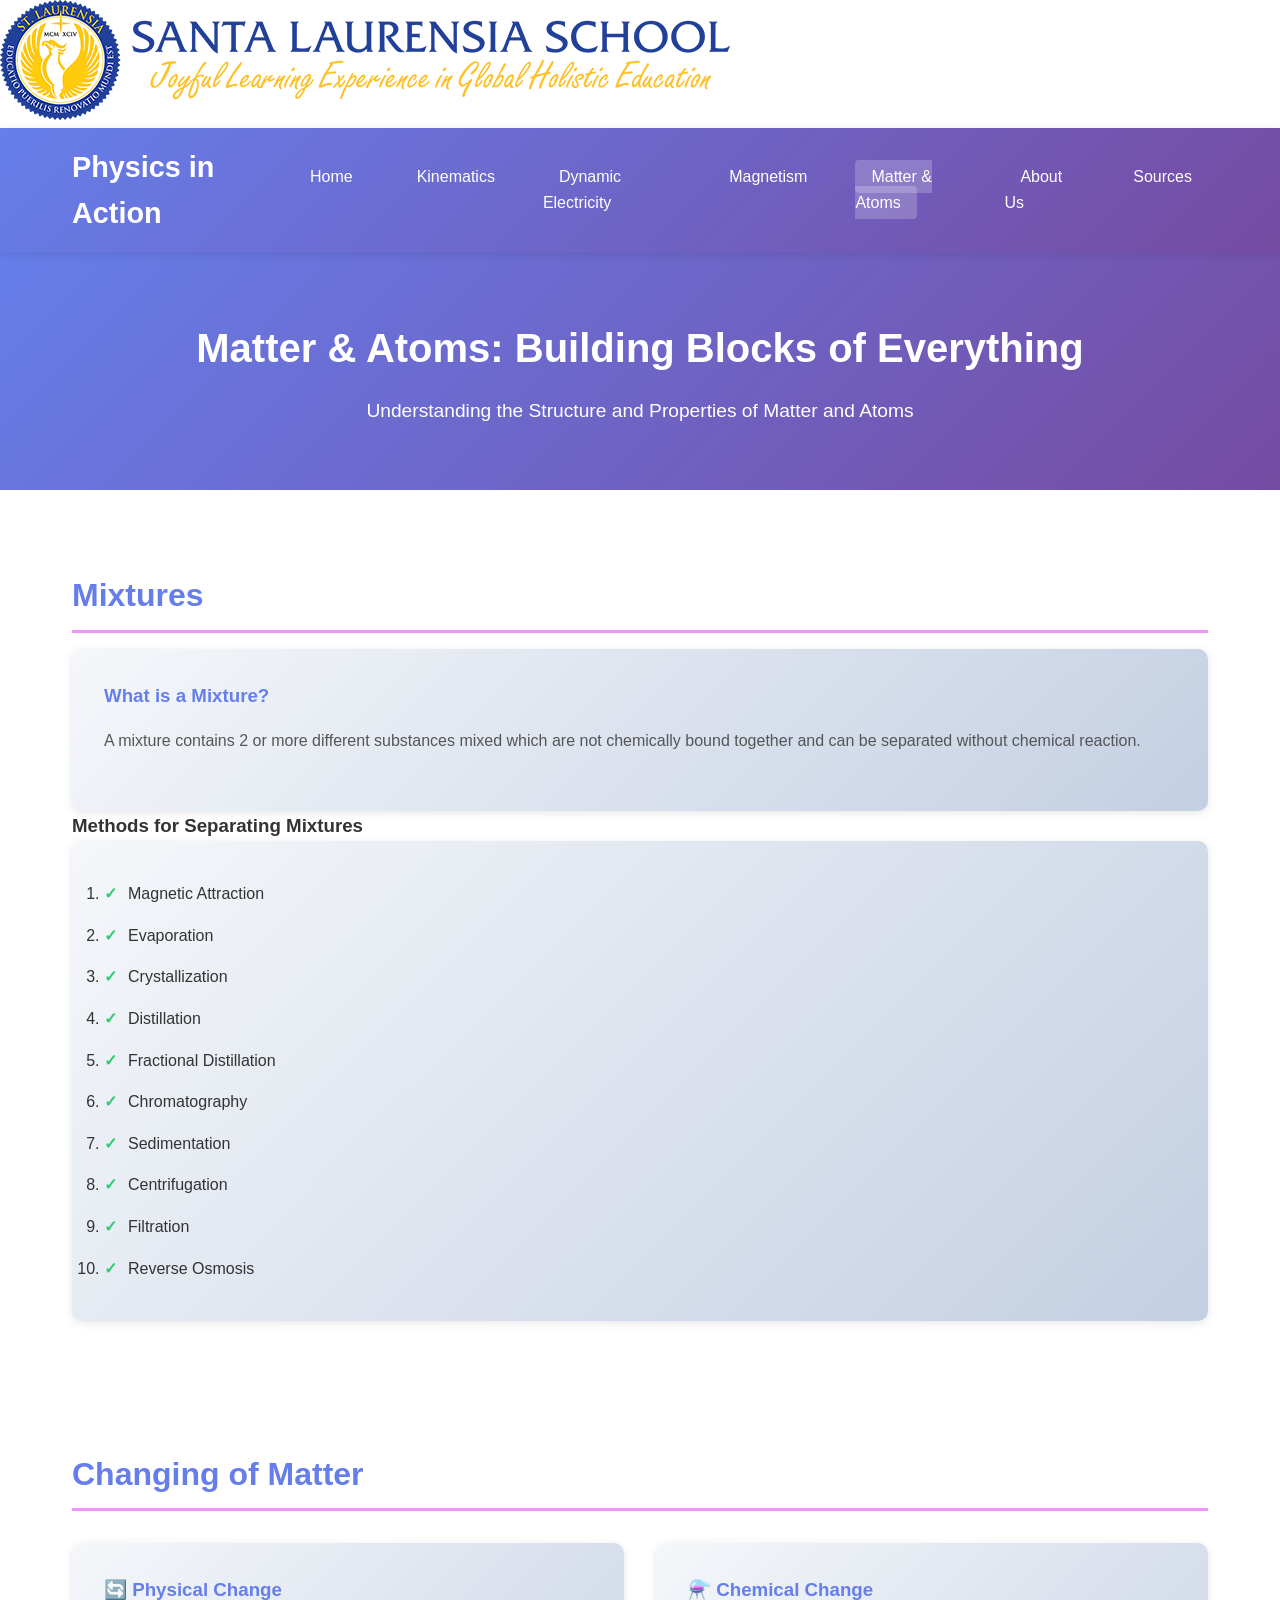
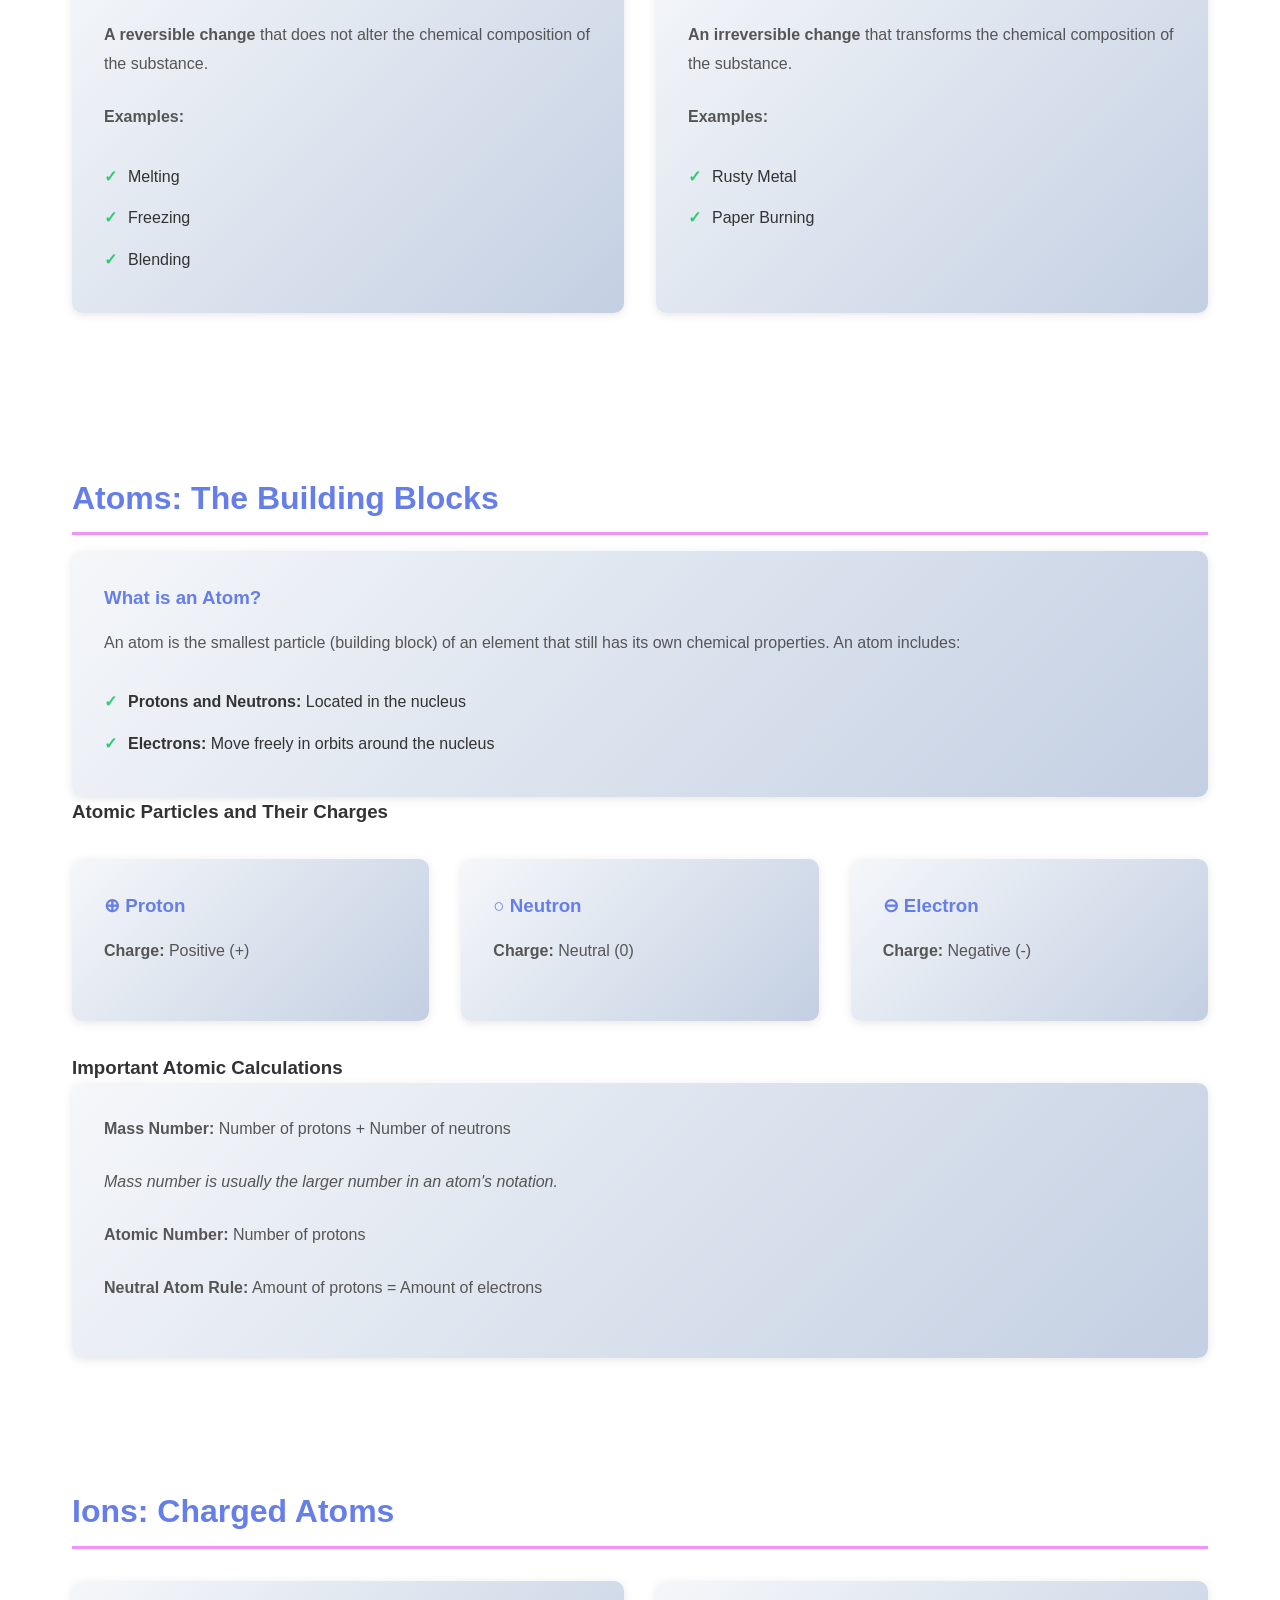
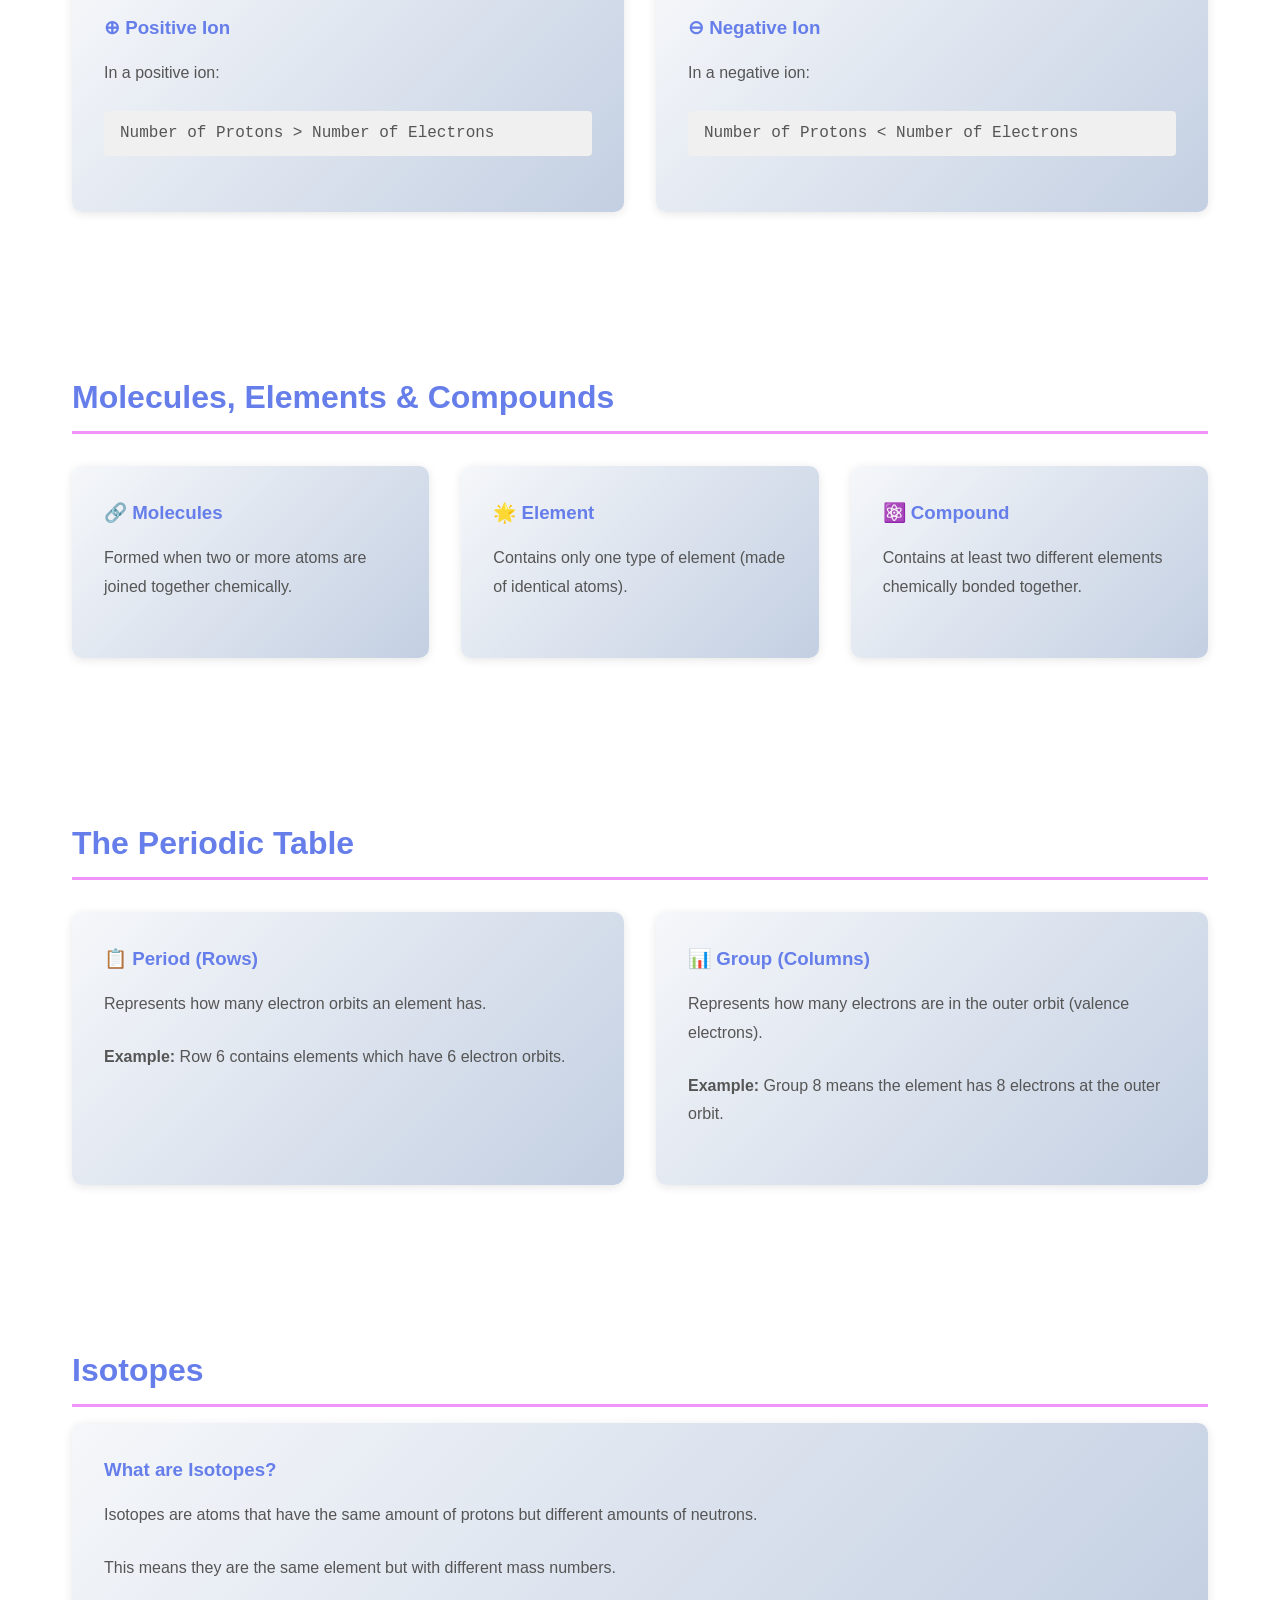
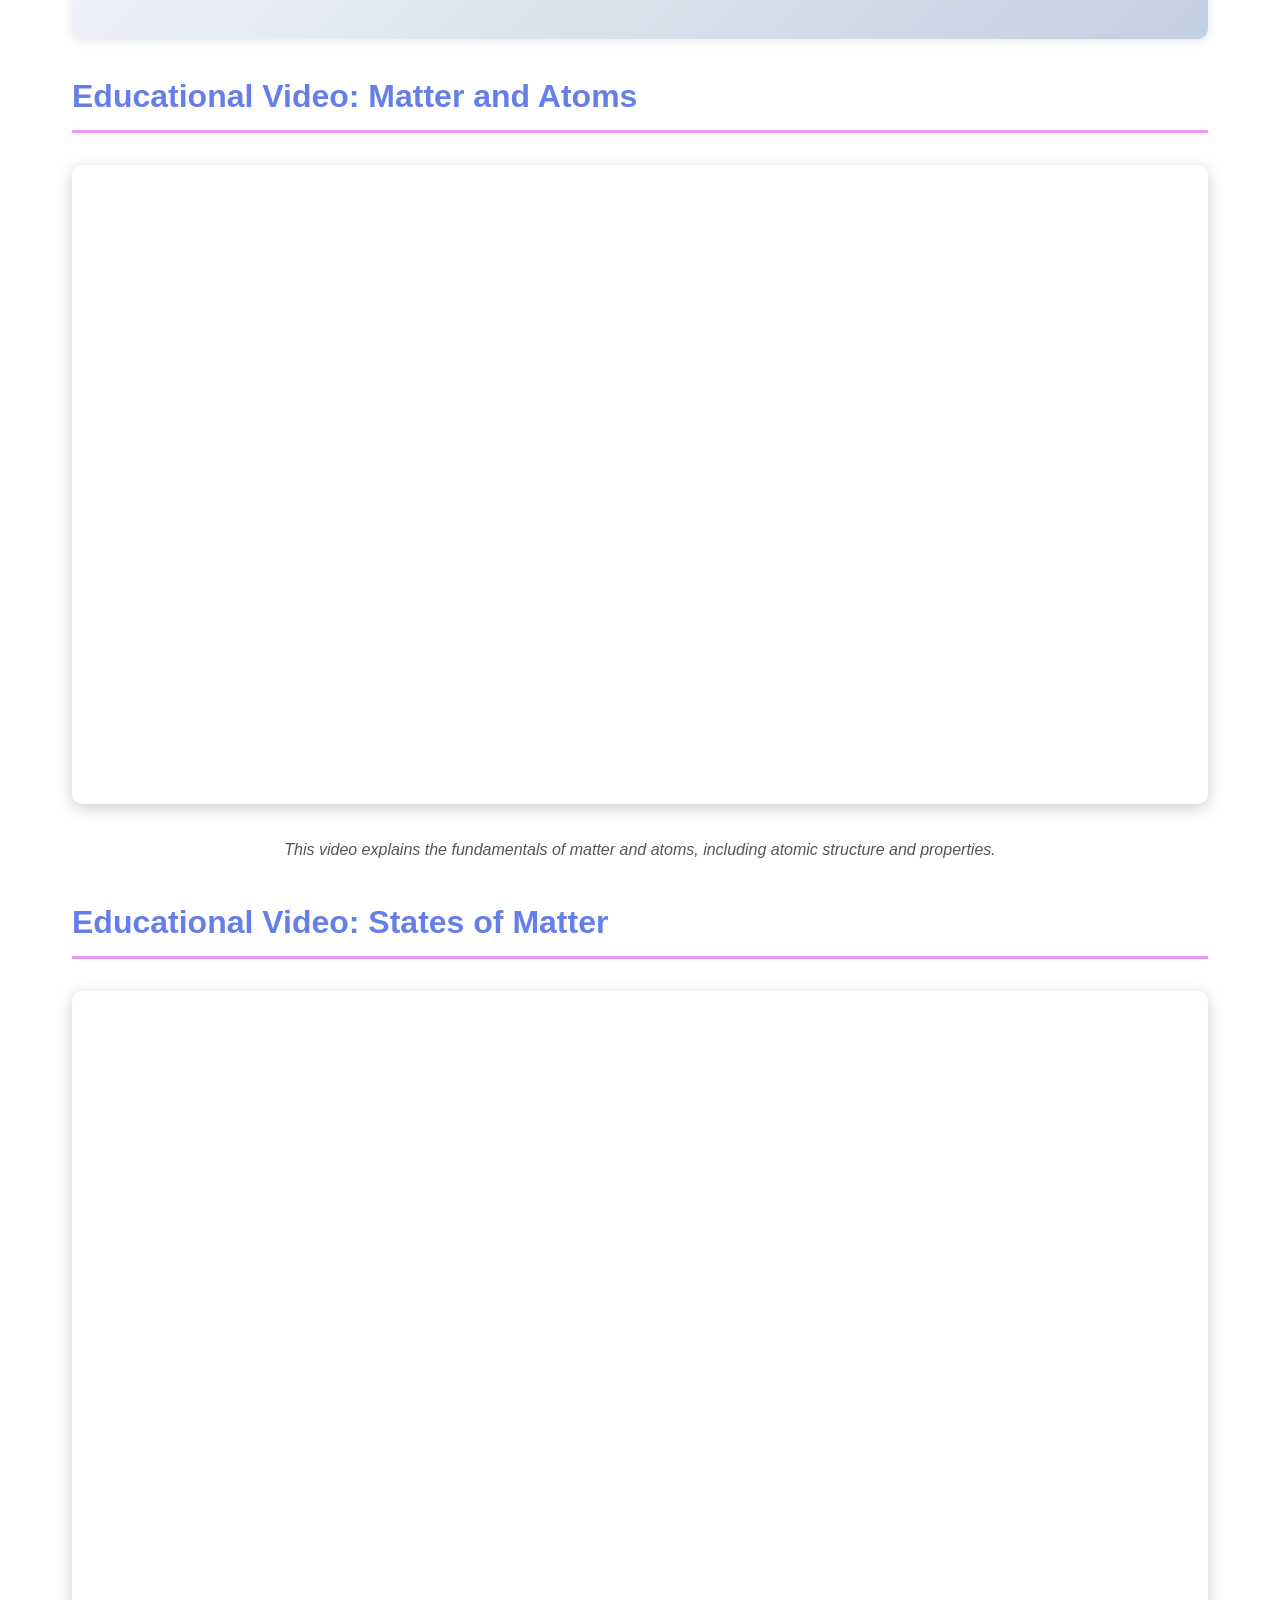
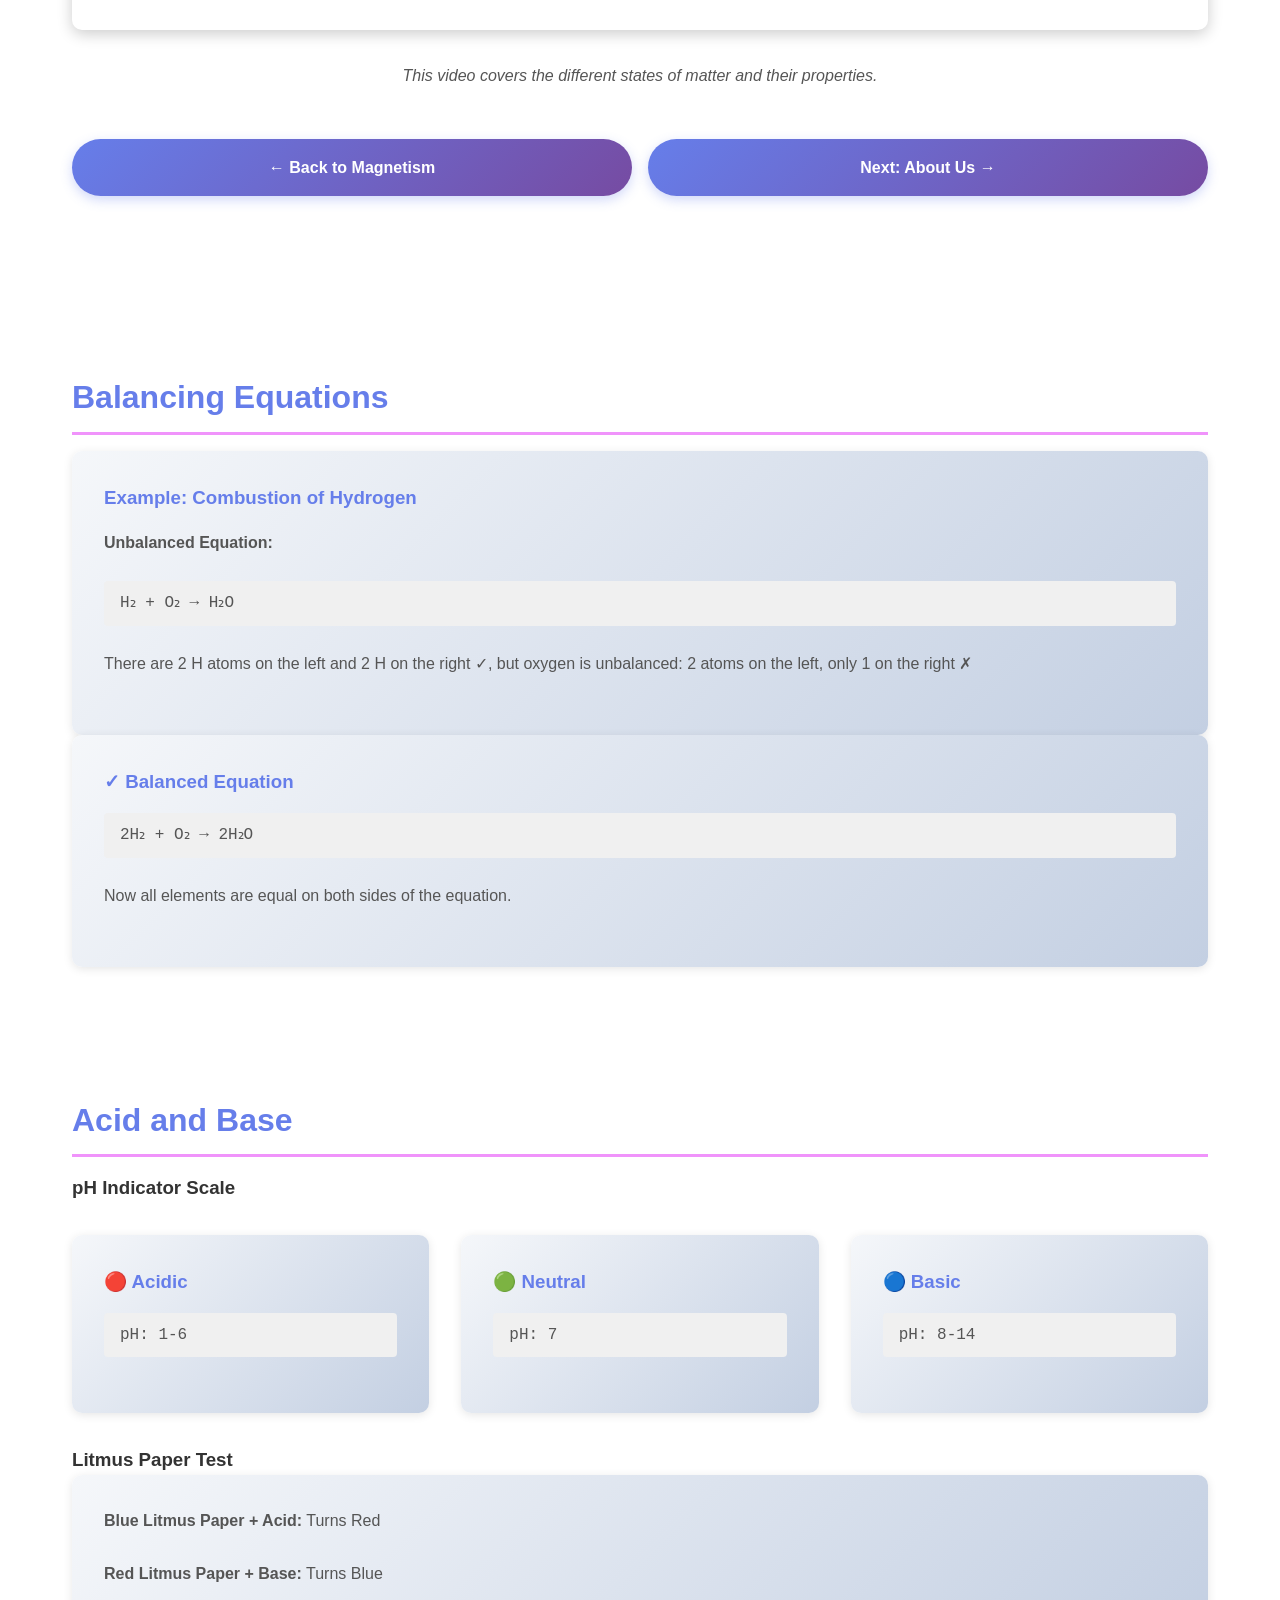
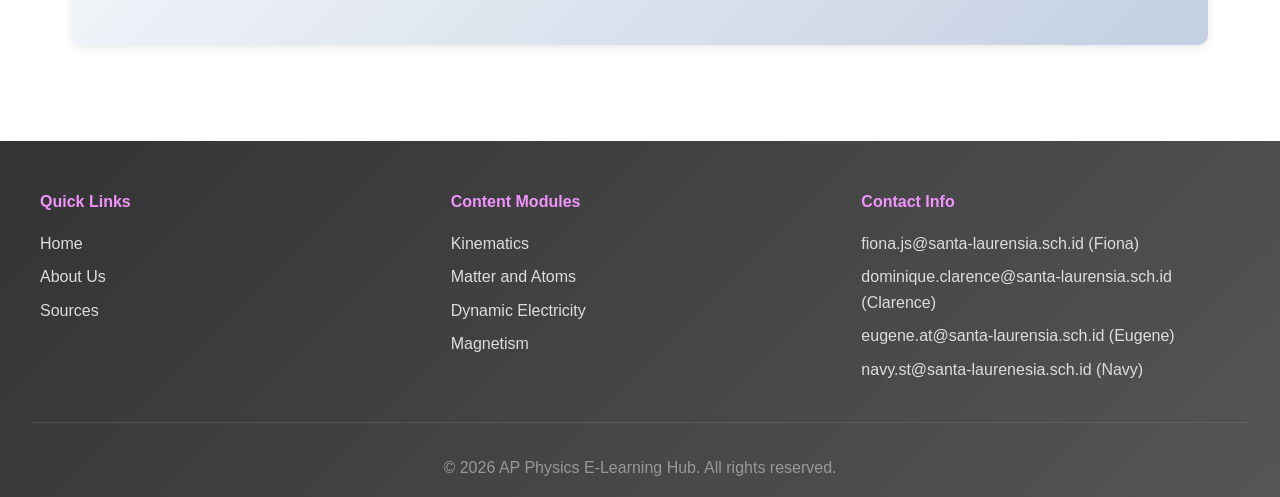
<file: matter-atoms.html>
<!DOCTYPE html>
<html lang="en">
<head>
    <meta charset="UTF-8">
    <meta name="viewport" content="width=device-width, initial-scale=1.0">
    <title>Matter & Atoms - AP Physics Hub</title>
    <img src="santa laurensia.png" alt="School Logo" class="logo">
    <link rel="stylesheet" href="css/styles.css">
</head>
<body>
    <nav class="navbar">
        <div class="nav-container">
            <div class="logo">Physics in Action</div>
            <ul class="nav-menu">
                <li><a href="index.html">Home</a></li>
                <li><a href="kinematics.html">Kinematics</a></li>
                <li><a href="dynamic-electricity.html">Dynamic Electricity</a></li>
                <li><a href="magnetism.html">Magnetism</a></li>
                <li><a href="matter-atoms.html" class="active">Matter & Atoms</a></li>
                <li><a href="about.html">About Us</a></li>
                <li><a href="sources.html">Sources</a></li>
            </ul>
            <div class="hamburger">
                <span></span>
                <span></span>
                <span></span>
            </div>
        </div>
    </nav>

    <section class="content-hero">
        <div class="content-hero-bg" style="background: linear-gradient(135deg, #667eea 0%, #764ba2 100%);"></div>
        <h1>Matter & Atoms: Building Blocks of Everything</h1>
        <p>Understanding the Structure and Properties of Matter and Atoms</p>
    </section>

    <section class="content-section">
        <div class="container">
            <h2>Mixtures</h2>
            <div class="content-card">
                <h3>What is a Mixture?</h3>
                <p>A mixture contains 2 or more different substances mixed which are not chemically bound together and can be separated without chemical reaction.</p>
            </div>
        <div class="container">
            <h3>Methods for Separating Mixtures</h3>
            <div class="content-card">
            <ol class="methods-list">
                <li>Magnetic Attraction</li>
                <li>Evaporation</li>
                <li>Crystallization</li>
                <li>Distillation</li>
                <li>Fractional Distillation</li>
                <li>Chromatography</li>
                <li>Sedimentation</li>
                <li>Centrifugation</li>
                <li>Filtration</li>
                <li>Reverse Osmosis</li>
            </ol>
            </div>
        </div>
    </section>

    <section class="content-section">
        <div class="container">
            <h2>Changing of Matter</h2>
            
            <div class="content-grid">
                <div class="content-card">
                    <h3>🔄 Physical Change</h3>
                    <p><strong>A reversible change</strong> that does not alter the chemical composition of the substance.</p>
                    <p><strong>Examples:</strong></p>
                    <ul>
                        <li>Melting</li>
                        <li>Freezing</li>
                        <li>Blending</li>
                    </ul>
                </div>

                <div class="content-card">
                    <h3>⚗️ Chemical Change</h3>
                    <p><strong>An irreversible change</strong> that transforms the chemical composition of the substance.</p>
                    <p><strong>Examples:</strong></p>
                    <ul>
                        <li>Rusty Metal</li>
                        <li>Paper Burning</li>
                    </ul>
                </div>
            </div>
        </div>
    </section>

    <section class="content-section">
        <div class="container">
            <h2>Atoms: The Building Blocks</h2>
            
            <div class="content-card">
                <h3>What is an Atom?</h3>
                <p>An atom is the smallest particle (building block) of an element that still has its own chemical properties. An atom includes:</p>
                <ul>
                    <li><strong>Protons and Neutrons:</strong> Located in the nucleus</li>
                    <li><strong>Electrons:</strong> Move freely in orbits around the nucleus</li>
                </ul>
            </div>

            <h3>Atomic Particles and Their Charges</h3>
            <div class="content-grid">
                <div class="content-card">
                    <h3>⊕ Proton</h3>
                    <p><strong>Charge:</strong> Positive (+)</p>
                </div>

                <div class="content-card">
                    <h3>○ Neutron</h3>
                    <p><strong>Charge:</strong> Neutral (0)</p>
                </div>

                <div class="content-card">
                    <h3>⊖ Electron</h3>
                    <p><strong>Charge:</strong> Negative (-)</p>
                </div>
            </div>

            <h3>Important Atomic Calculations</h3>
            <div class="content-card">
                <p><strong>Mass Number:</strong> Number of protons + Number of neutrons</p>
                <p><em>Mass number is usually the larger number in an atom's notation.</em></p>
                <p><strong>Atomic Number:</strong> Number of protons</p>
                <p><strong>Neutral Atom Rule:</strong> Amount of protons = Amount of electrons</p>
            </div>
        </div>
    </section>

    <section class="content-section">
        <div class="container">
            <h2>Ions: Charged Atoms</h2>
            
            <div class="content-grid">
                <div class="content-card">
                    <h3>⊕ Positive Ion</h3>
                    <p>In a positive ion:</p>
                    <p class="equation-text">Number of Protons > Number of Electrons</p>
                </div>

                <div class="content-card">
                    <h3>⊖ Negative Ion</h3>
                    <p>In a negative ion:</p>
                    <p class="equation-text">Number of Protons < Number of Electrons</p>
                </div>
            </div>
        </div>
    </section>

    <section class="content-section">
        <div class="container">
            <h2>Molecules, Elements & Compounds</h2>
            
            <div class="content-grid">
                <div class="content-card">
                    <h3>🔗 Molecules</h3>
                    <p>Formed when two or more atoms are joined together chemically.</p>
                </div>

                <div class="content-card">
                    <h3>🌟 Element</h3>
                    <p>Contains only one type of element (made of identical atoms).</p>
                </div>

                <div class="content-card">
                    <h3>⚛️ Compound</h3>
                    <p>Contains at least two different elements chemically bonded together.</p>
                </div>
            </div>
        </div>
    </section>

    <section class="content-section">
        <div class="container">
            <h2>The Periodic Table</h2>
            
            <div class="content-grid">
                <div class="content-card">
                    <h3>📋 Period (Rows)</h3>
                    <p>Represents how many electron orbits an element has.</p>
                    <p><strong>Example:</strong> Row 6 contains elements which have 6 electron orbits.</p>
                </div>

                <div class="content-card">
                    <h3>📊 Group (Columns)</h3>
                    <p>Represents how many electrons are in the outer orbit (valence electrons).</p>
                    <p><strong>Example:</strong> Group 8 means the element has 8 electrons at the outer orbit.</p>
                </div>
            </div>
        </div>
    </section>

    <section class="content-section">
        <div class="container">
            <h2>Isotopes</h2>
            
            <div class="content-card">
                <h3>What are Isotopes?</h3>
                <p>Isotopes are atoms that have the same amount of protons but different amounts of neutrons.</p>
                <p>This means they are the same element but with different mass numbers.</p>
            </div>

            <h2>Educational Video: Matter and Atoms</h2>
            <div class="video-container">
                <iframe width="100%" height="500" src="https://www.youtube.com/embed/_lNF3_30lUE" 
                    title="Matter and Atoms Explained" frameborder="0" allow="accelerometer; autoplay; clipboard-write; encrypted-media; gyroscope; picture-in-picture" 
                    allowfullscreen></iframe>
            </div>
            <p class="video-description">This video explains the fundamentals of matter and atoms, including atomic structure and properties.</p>

            <h2>Educational Video: States of Matter</h2>
            <div class="video-container">
                <iframe width="100%" height="500" src="https://www.youtube.com/embed/dggHWvFJ8Xs" 
                    title="States of Matter Explained" frameborder="0" allow="accelerometer; autoplay; clipboard-write; encrypted-media; gyroscope; picture-in-picture" 
                    allowfullscreen></iframe>
            </div>
            <p class="video-description">This video covers the different states of matter and their properties.</p>

            <div class="navigation-buttons">
                <a href="Magnetism.html" class="nav-btn">← Back to Magnetism</a>
                <a href="about.html" class="nav-btn">Next: About Us →</a>
            </div>
        </div>
    </section>

    <section class="content-section">
        <div class="container">
            <h2>Balancing Equations</h2>
            
            <div class="content-card">
                <h3>Example: Combustion of Hydrogen</h3>
                <p><strong>Unbalanced Equation:</strong></p>
                <p class="equation-text">H₂ + O₂ → H₂O</p>
                <p>There are 2 H atoms on the left and 2 H on the right ✓, but oxygen is unbalanced: 2 atoms on the left, only 1 on the right ✗</p>
            </div>

            <div class="content-card">
                <h3>✓ Balanced Equation</h3>
                <p class="equation-text">2H₂ + O₂ → 2H₂O</p>
                <p>Now all elements are equal on both sides of the equation.</p>
            </div>
        </div>
    </section>

    <section class="content-section">
        <div class="container">
            <h2>Acid and Base</h2>
            
            <h3>pH Indicator Scale</h3>
            <div class="content-grid">
                <div class="content-card">
                    <h3>🔴 Acidic</h3>
                    <p class="equation-text">pH: 1-6</p>
                </div>

                <div class="content-card">
                    <h3>🟢 Neutral</h3>
                    <p class="equation-text">pH: 7</p>
                </div>

                <div class="content-card">
                    <h3>🔵 Basic</h3>
                    <p class="equation-text">pH: 8-14</p>
                </div>
            </div>

            <h3>Litmus Paper Test</h3>
            <div class="content-card">
                <p><strong>Blue Litmus Paper + Acid:</strong> Turns Red</p>
                <p><strong>Red Litmus Paper + Base:</strong> Turns Blue</p>
            </div>
        </div>
    </section>

    <footer>
        <div class="footer-content">
            <div class="footer-section">
                <h4>Quick Links</h4>
                <ul>
                    <li><a href="index.html">Home</a></li>
                    <li><a href="about.html">About Us</a></li>
                    <li><a href="sources.html">Sources</a></li>
                </ul>
            </div>
            <div class="footer-section">
                <h4>Content Modules</h4>
                <ul>
                    <li><a href="kinematics.html">Kinematics</a></li>
                    <li><a href="matter-atoms.html">Matter and Atoms</a></li>
                    <li><a href="dynamic-electricity.html">Dynamic Electricity</a></li>
                    <li><a href="magnetism.html">Magnetism</a></li>
                </ul>
            </div>
            <div class="footer-section">
                <h4>Contact Info</h4>
                <p>fiona.js@santa-laurensia.sch.id (Fiona)</p>
                <p>dominique.clarence@santa-laurensia.sch.id (Clarence)</p>
                <p>eugene.at@santa-laurensia.sch.id (Eugene)</p>
                <p>navy.st@santa-laurenesia.sch.id (Navy)</p>
            </div>
        </div>
        <div class="footer-bottom">
            <p>&copy; 2026 AP Physics E-Learning Hub. All rights reserved.</p>
        </div>
    </footer>

    <script src="js/script.js"></script>

</body>
</html>
</file>
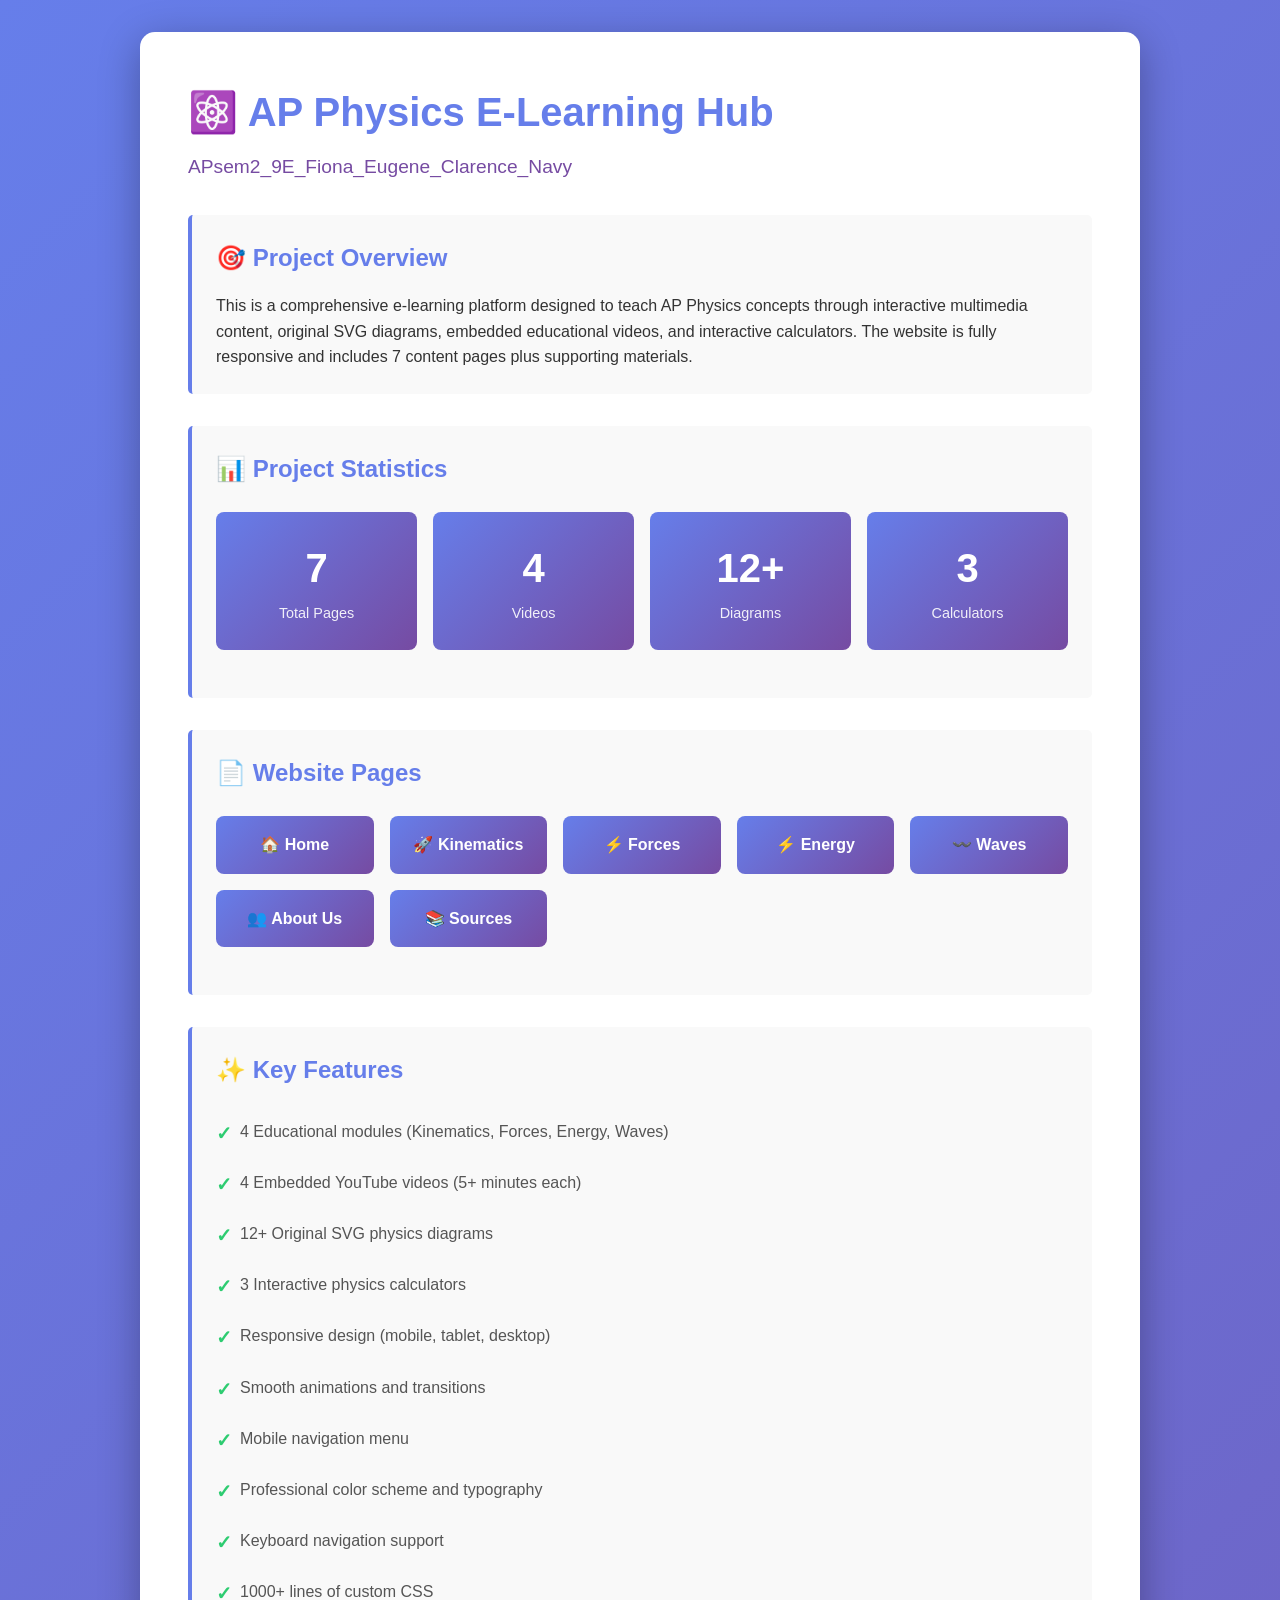
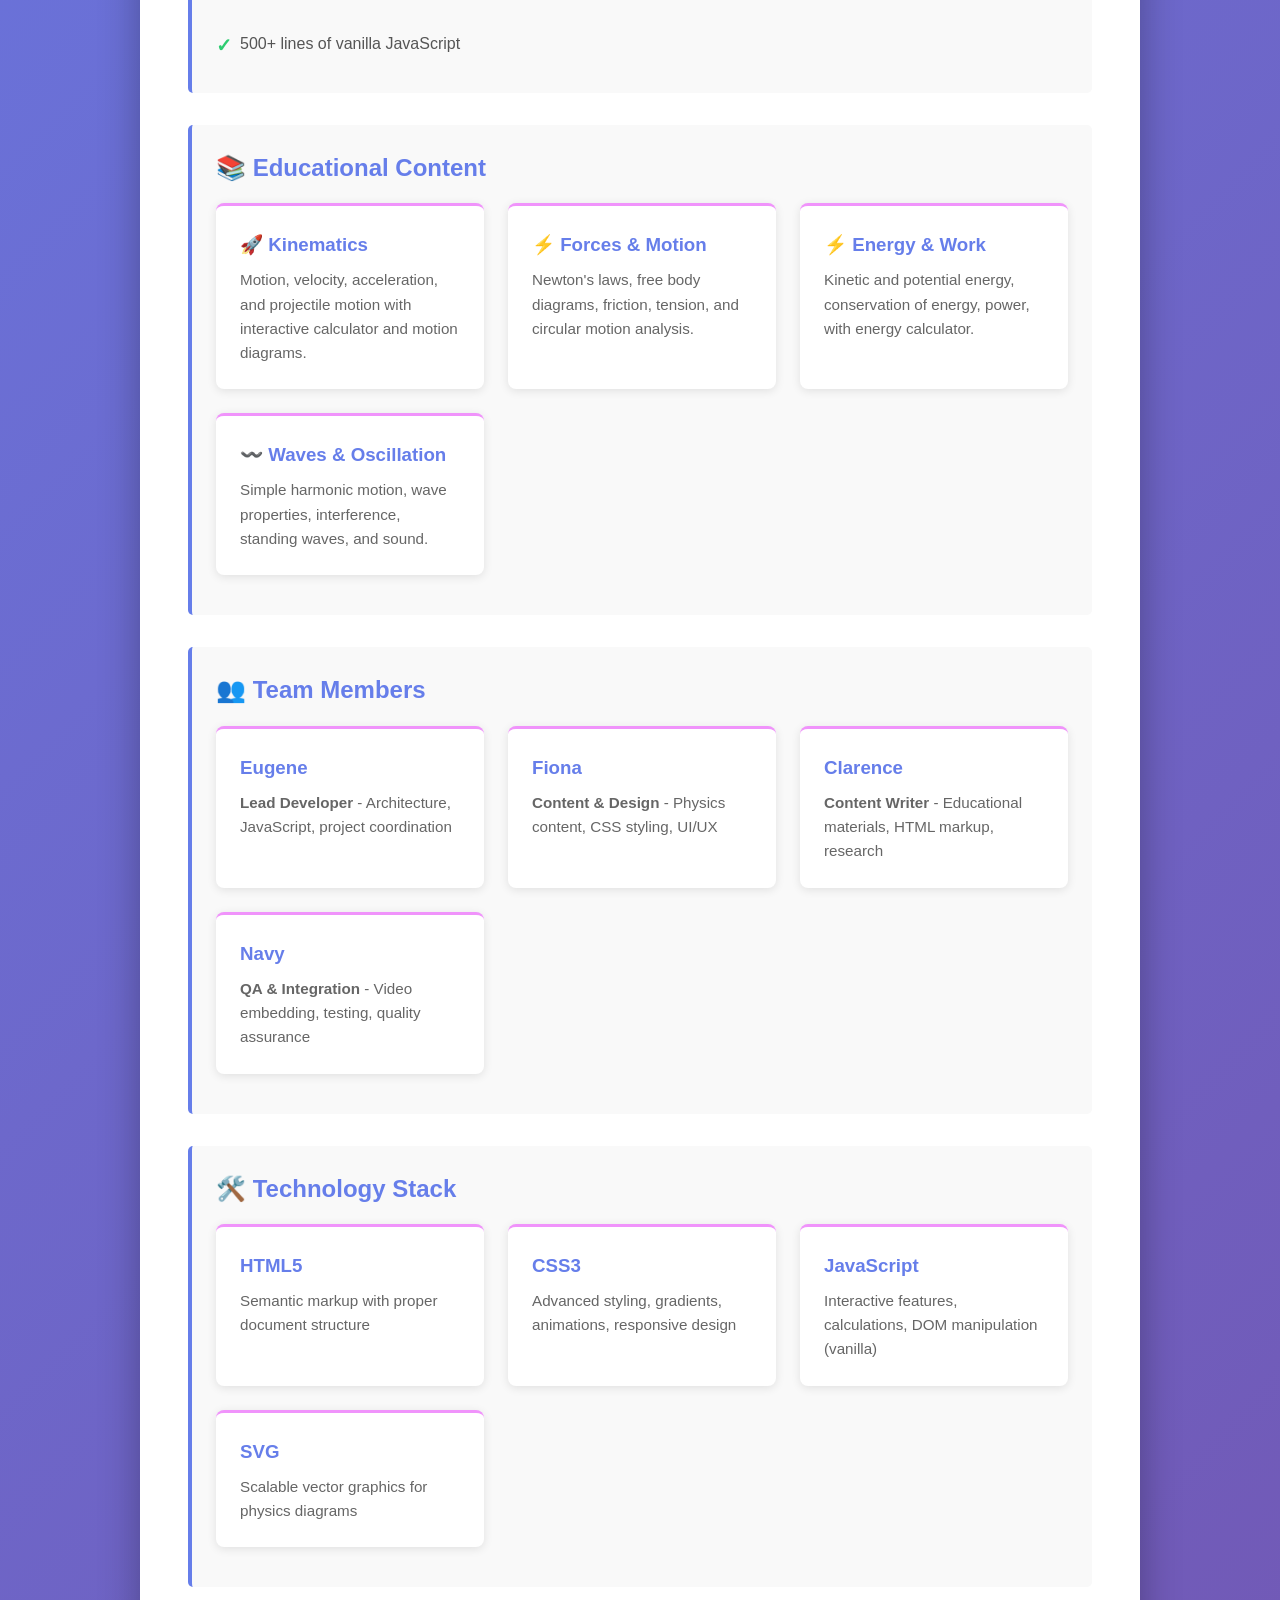
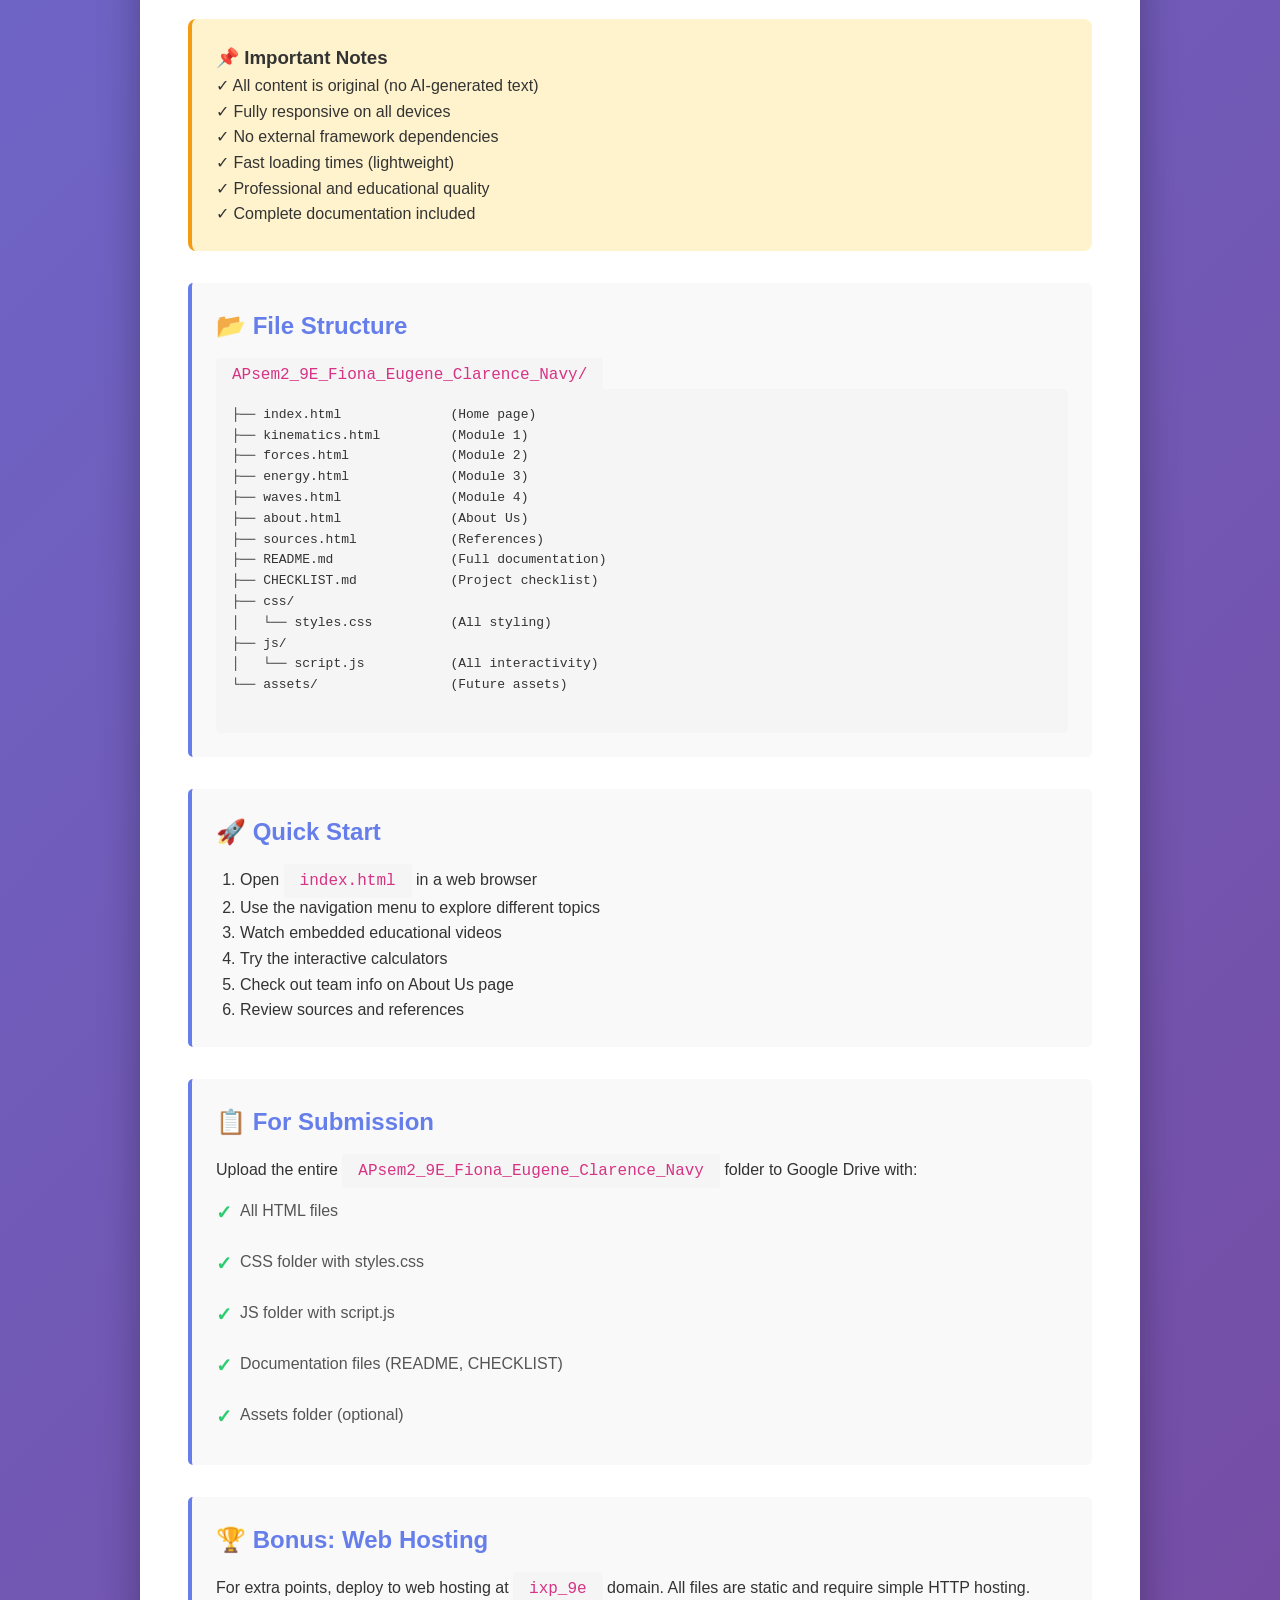
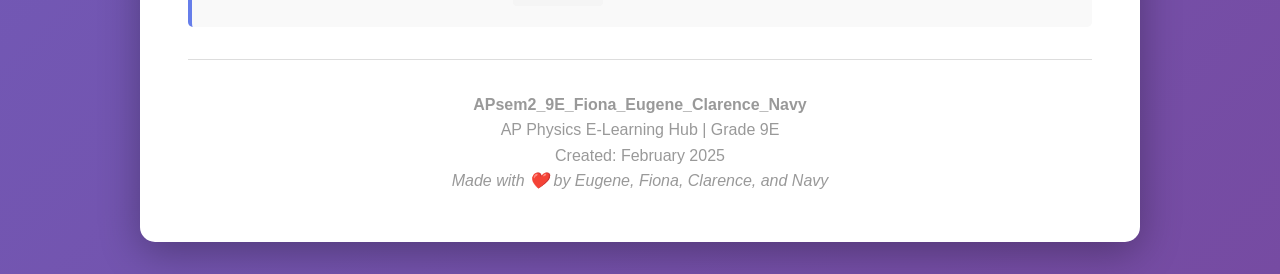
<file: PROJECT_OVERVIEW (1).html>
<!DOCTYPE html>
<html lang="en">
<head>
    <meta charset="UTF-8">
    <meta name="viewport" content="width=device-width, initial-scale=1.0">
    <title>Project Overview - APsem2_9E</title>
    <style>
        * {
            margin: 0;
            padding: 0;
            box-sizing: border-box;
        }

        body {
            font-family: 'Segoe UI', Tahoma, Geneva, Verdana, sans-serif;
            line-height: 1.6;
            color: #333;
            background: linear-gradient(135deg, #667eea 0%, #764ba2 100%);
            min-height: 100vh;
            padding: 2rem;
        }

        .container {
            max-width: 1000px;
            margin: 0 auto;
            background: white;
            border-radius: 15px;
            box-shadow: 0 10px 40px rgba(0, 0, 0, 0.3);
            padding: 3rem;
            animation: slideUp 0.6s ease;
        }

        @keyframes slideUp {
            from {
                opacity: 0;
                transform: translateY(30px);
            }
            to {
                opacity: 1;
                transform: translateY(0);
            }
        }

        h1 {
            color: #667eea;
            margin-bottom: 0.5rem;
            font-size: 2.5rem;
        }

        .subtitle {
            color: #764ba2;
            margin-bottom: 2rem;
            font-size: 1.2rem;
        }

        .section {
            margin: 2rem 0;
            padding: 1.5rem;
            background: #f9f9f9;
            border-left: 4px solid #667eea;
            border-radius: 5px;
        }

        .section h2 {
            color: #667eea;
            margin-bottom: 1rem;
            font-size: 1.5rem;
        }

        .grid {
            display: grid;
            grid-template-columns: repeat(auto-fit, minmax(250px, 1fr));
            gap: 1.5rem;
            margin: 1rem 0;
        }

        .card {
            background: white;
            padding: 1.5rem;
            border-radius: 8px;
            border-top: 3px solid #f093fb;
            box-shadow: 0 2px 10px rgba(0, 0, 0, 0.1);
            transition: transform 0.3s ease;
        }

        .card:hover {
            transform: translateY(-5px);
        }

        .card h3 {
            color: #667eea;
            margin-bottom: 0.5rem;
        }

        .card p {
            color: #666;
            font-size: 0.95rem;
        }

        .pages-list {
            display: grid;
            grid-template-columns: repeat(auto-fit, minmax(150px, 1fr));
            gap: 1rem;
            margin: 1.5rem 0;
        }

        .page-link {
            padding: 1rem;
            background: linear-gradient(135deg, #667eea 0%, #764ba2 100%);
            color: white;
            text-align: center;
            border-radius: 8px;
            text-decoration: none;
            font-weight: 600;
            transition: all 0.3s ease;
            cursor: pointer;
        }

        .page-link:hover {
            transform: scale(1.05);
            box-shadow: 0 4px 15px rgba(102, 126, 234, 0.4);
        }

        .features-list {
            list-style: none;
        }

        .features-list li {
            padding: 0.8rem 0;
            padding-left: 1.5rem;
            position: relative;
            color: #555;
        }

        .features-list li::before {
            content: '✓';
            position: absolute;
            left: 0;
            color: #2ecc71;
            font-weight: bold;
            font-size: 1.2rem;
        }

        .stats {
            display: grid;
            grid-template-columns: repeat(auto-fit, minmax(150px, 1fr));
            gap: 1rem;
            margin: 1.5rem 0;
        }

        .stat-box {
            background: linear-gradient(135deg, #667eea 0%, #764ba2 100%);
            color: white;
            padding: 1.5rem;
            border-radius: 8px;
            text-align: center;
        }

        .stat-number {
            font-size: 2.5rem;
            font-weight: bold;
            display: block;
        }

        .stat-label {
            font-size: 0.9rem;
            opacity: 0.9;
        }

        .highlight {
            background-color: #fff3cd;
            padding: 1.5rem;
            border-radius: 8px;
            border-left: 4px solid #f39c12;
            margin: 1.5rem 0;
        }

        .code {
            background: #f5f5f5;
            padding: 0.5rem 1rem;
            border-radius: 4px;
            font-family: 'Courier New', monospace;
            color: #d63384;
        }

        footer {
            text-align: center;
            margin-top: 2rem;
            padding-top: 2rem;
            border-top: 1px solid #ddd;
            color: #999;
        }
    </style>
</head>
<body>
    <div class="container">
        <h1>⚛️ AP Physics E-Learning Hub</h1>
        <p class="subtitle">APsem2_9E_Fiona_Eugene_Clarence_Navy</p>

        <div class="section">
            <h2>🎯 Project Overview</h2>
            <p>This is a comprehensive e-learning platform designed to teach AP Physics concepts through interactive multimedia content, original SVG diagrams, embedded educational videos, and interactive calculators. The website is fully responsive and includes 7 content pages plus supporting materials.</p>
        </div>

        <div class="section">
            <h2>📊 Project Statistics</h2>
            <div class="stats">
                <div class="stat-box">
                    <span class="stat-number">7</span>
                    <span class="stat-label">Total Pages</span>
                </div>
                <div class="stat-box">
                    <span class="stat-number">4</span>
                    <span class="stat-label">Videos</span>
                </div>
                <div class="stat-box">
                    <span class="stat-number">12+</span>
                    <span class="stat-label">Diagrams</span>
                </div>
                <div class="stat-box">
                    <span class="stat-number">3</span>
                    <span class="stat-label">Calculators</span>
                </div>
            </div>
        </div>

        <div class="section">
            <h2>📄 Website Pages</h2>
            <div class="pages-list">
                <a href="index.html" class="page-link">🏠 Home</a>
                <a href="kinematics.html" class="page-link">🚀 Kinematics</a>
                <a href="forces.html" class="page-link">⚡ Forces</a>
                <a href="energy.html" class="page-link">⚡ Energy</a>
                <a href="waves.html" class="page-link">〰️ Waves</a>
                <a href="about.html" class="page-link">👥 About Us</a>
                <a href="sources.html" class="page-link">📚 Sources</a>
            </div>
        </div>

        <div class="section">
            <h2>✨ Key Features</h2>
            <ul class="features-list">
                <li>4 Educational modules (Kinematics, Forces, Energy, Waves)</li>
                <li>4 Embedded YouTube videos (5+ minutes each)</li>
                <li>12+ Original SVG physics diagrams</li>
                <li>3 Interactive physics calculators</li>
                <li>Responsive design (mobile, tablet, desktop)</li>
                <li>Smooth animations and transitions</li>
                <li>Mobile navigation menu</li>
                <li>Professional color scheme and typography</li>
                <li>Keyboard navigation support</li>
                <li>1000+ lines of custom CSS</li>
                <li>500+ lines of vanilla JavaScript</li>
            </ul>
        </div>

        <div class="section">
            <h2>📚 Educational Content</h2>
            <div class="grid">
                <div class="card">
                    <h3>🚀 Kinematics</h3>
                    <p>Motion, velocity, acceleration, and projectile motion with interactive calculator and motion diagrams.</p>
                </div>
                <div class="card">
                    <h3>⚡ Forces & Motion</h3>
                    <p>Newton's laws, free body diagrams, friction, tension, and circular motion analysis.</p>
                </div>
                <div class="card">
                    <h3>⚡ Energy & Work</h3>
                    <p>Kinetic and potential energy, conservation of energy, power, with energy calculator.</p>
                </div>
                <div class="card">
                    <h3>〰️ Waves & Oscillation</h3>
                    <p>Simple harmonic motion, wave properties, interference, standing waves, and sound.</p>
                </div>
            </div>
        </div>

        <div class="section">
            <h2>👥 Team Members</h2>
            <div class="grid">
                <div class="card">
                    <h3>Eugene</h3>
                    <p><strong>Lead Developer</strong> - Architecture, JavaScript, project coordination</p>
                </div>
                <div class="card">
                    <h3>Fiona</h3>
                    <p><strong>Content & Design</strong> - Physics content, CSS styling, UI/UX</p>
                </div>
                <div class="card">
                    <h3>Clarence</h3>
                    <p><strong>Content Writer</strong> - Educational materials, HTML markup, research</p>
                </div>
                <div class="card">
                    <h3>Navy</h3>
                    <p><strong>QA & Integration</strong> - Video embedding, testing, quality assurance</p>
                </div>
            </div>
        </div>

        <div class="section">
            <h2>🛠️ Technology Stack</h2>
            <div class="grid">
                <div class="card">
                    <h3>HTML5</h3>
                    <p>Semantic markup with proper document structure</p>
                </div>
                <div class="card">
                    <h3>CSS3</h3>
                    <p>Advanced styling, gradients, animations, responsive design</p>
                </div>
                <div class="card">
                    <h3>JavaScript</h3>
                    <p>Interactive features, calculations, DOM manipulation (vanilla)</p>
                </div>
                <div class="card">
                    <h3>SVG</h3>
                    <p>Scalable vector graphics for physics diagrams</p>
                </div>
            </div>
        </div>

        <div class="highlight">
            <h3>📌 Important Notes</h3>
            <ul style="list-style: none; padding-left: 0;">
                <li>✓ All content is original (no AI-generated text)</li>
                <li>✓ Fully responsive on all devices</li>
                <li>✓ No external framework dependencies</li>
                <li>✓ Fast loading times (lightweight)</li>
                <li>✓ Professional and educational quality</li>
                <li>✓ Complete documentation included</li>
            </ul>
        </div>

        <div class="section">
            <h2>📂 File Structure</h2>
            <p><span class="code">APsem2_9E_Fiona_Eugene_Clarence_Navy/</span></p>
            <pre style="background: #f5f5f5; padding: 1rem; border-radius: 5px; overflow-x: auto;">
├── index.html              (Home page)
├── kinematics.html         (Module 1)
├── forces.html             (Module 2)
├── energy.html             (Module 3)
├── waves.html              (Module 4)
├── about.html              (About Us)
├── sources.html            (References)
├── README.md               (Full documentation)
├── CHECKLIST.md            (Project checklist)
├── css/
│   └── styles.css          (All styling)
├── js/
│   └── script.js           (All interactivity)
└── assets/                 (Future assets)
            </pre>
        </div>

        <div class="section">
            <h2>🚀 Quick Start</h2>
            <ol style="padding-left: 1.5rem;">
                <li>Open <span class="code">index.html</span> in a web browser</li>
                <li>Use the navigation menu to explore different topics</li>
                <li>Watch embedded educational videos</li>
                <li>Try the interactive calculators</li>
                <li>Check out team info on About Us page</li>
                <li>Review sources and references</li>
            </ol>
        </div>

        <div class="section">
            <h2>📋 For Submission</h2>
            <p>Upload the entire <span class="code">APsem2_9E_Fiona_Eugene_Clarence_Navy</span> folder to Google Drive with:</p>
            <ul class="features-list">
                <li>All HTML files</li>
                <li>CSS folder with styles.css</li>
                <li>JS folder with script.js</li>
                <li>Documentation files (README, CHECKLIST)</li>
                <li>Assets folder (optional)</li>
            </ul>
        </div>

        <div class="section">
            <h2>🏆 Bonus: Web Hosting</h2>
            <p>For extra points, deploy to web hosting at <span class="code">ixp_9e</span> domain. All files are static and require simple HTTP hosting.</p>
        </div>

        <footer>
            <p><strong>APsem2_9E_Fiona_Eugene_Clarence_Navy</strong></p>
            <p>AP Physics E-Learning Hub | Grade 9E</p>
            <p>Created: February 2025</p>
            <p><em>Made with ❤️ by Eugene, Fiona, Clarence, and Navy</em></p>
        </footer>
    </div>
</body>
</html>
</file>
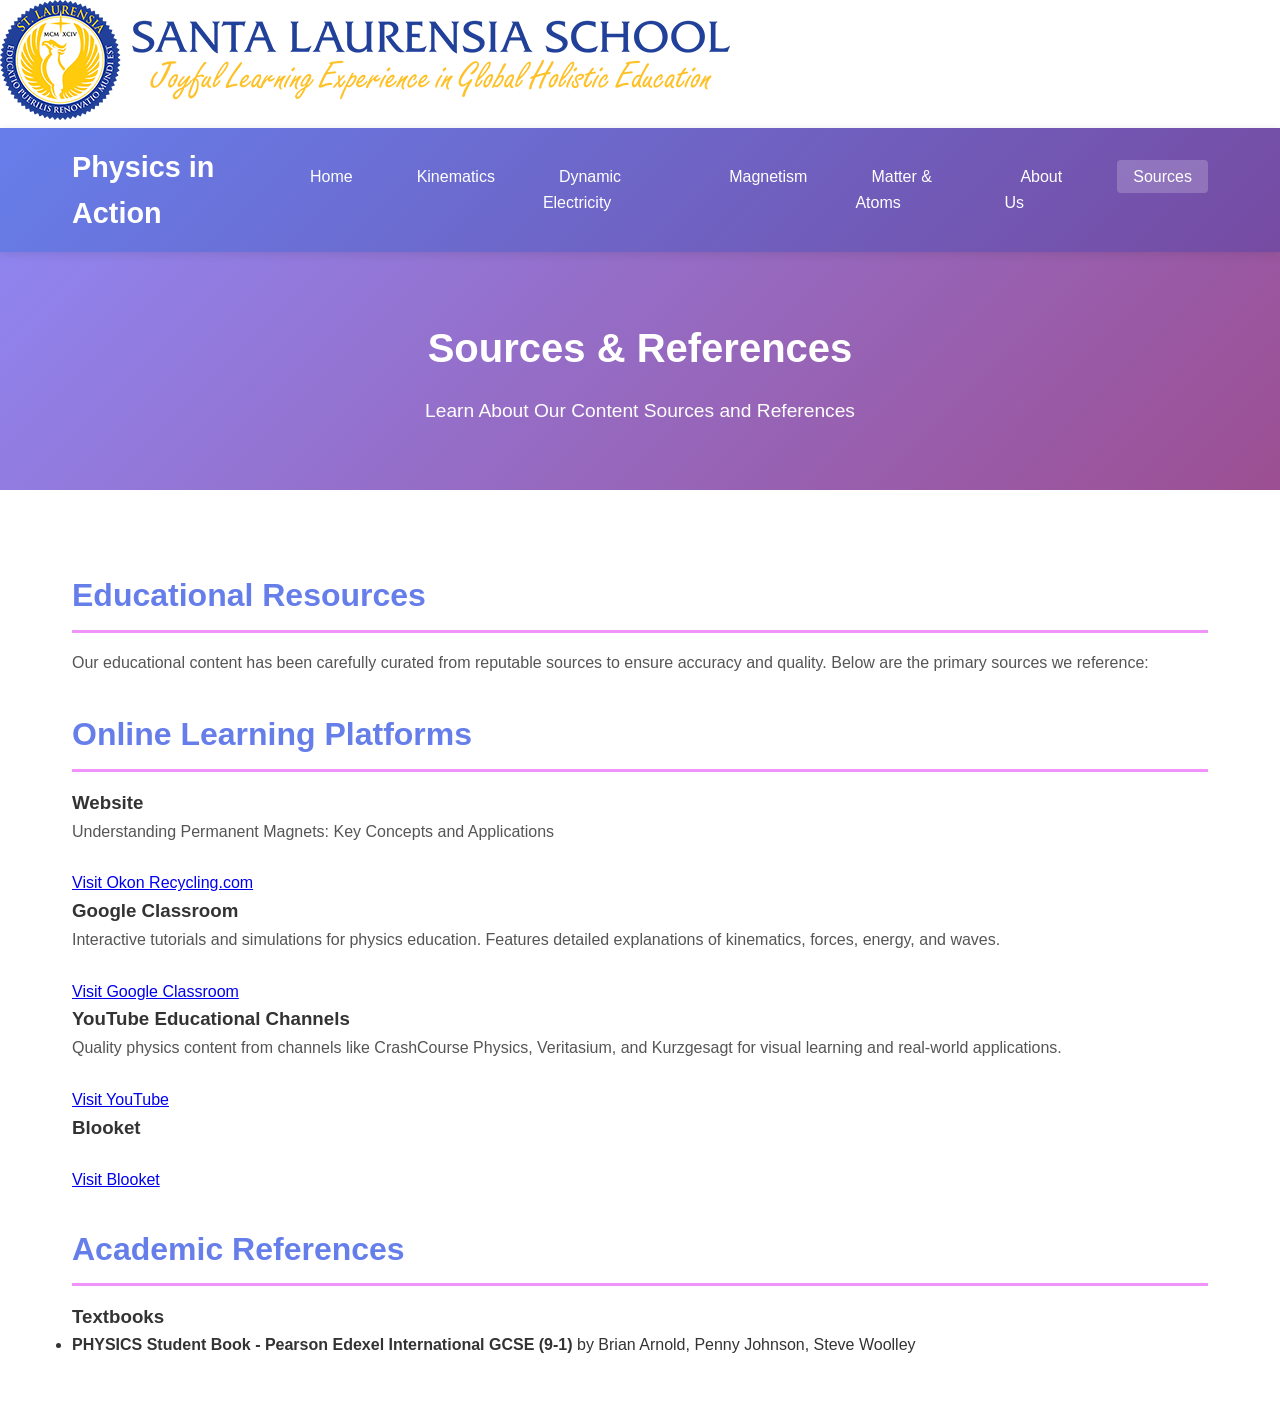
<file: sources.html>
<!DOCTYPE html>
<html lang="en">
<head>
    <meta charset="UTF-8">
    <meta name="viewport" content="width=device-width, initial-scale=1.0">
    <title>Sources - Physics in Action</title>
    <img src="santa laurensia.png" alt="School Logo" class="logo">
    <link rel="stylesheet" href="css/styles.css">
</head>
<body>
    <nav class="navbar">
        <div class="nav-container">
            <div class="logo">Physics in Action</div>
            <ul class="nav-menu">
                <li><a href="index.html">Home</a></li>
                <li><a href="kinematics.html">Kinematics</a></li>
                <li><a href="dynamic-electricity.html">Dynamic Electricity</a></li>
                <li><a href="magnetism.html">Magnetism</a></li>
                <li><a href="matter-atoms.html">Matter & Atoms</a></li>
                <li><a href="about.html">About Us</a></li>
                <li><a href="sources.html" class="active">Sources</a></li>
            </ul>
            <div class="hamburger">
                <span></span>
                <span></span>
                <span></span>
            </div>
        </div>
    </nav>

    <section class="content-hero">
        <div class="content-hero-bg" style="background: linear-gradient(135deg, #f093fb 0%, #f5576c 100%);"></div>
        <h1>Sources & References</h1>
        <p>Learn About Our Content Sources and References</p>
    </section>

    <section class="content-section">
        <div class="container">
            <h2>Educational Resources</h2>
            <p>Our educational content has been carefully curated from reputable sources to ensure accuracy and quality. Below are the primary sources we reference:</p>

            <h2>Online Learning Platforms</h2>
            <div class="sources-grid">
                <div class="source-card">
                    <h3>Website</h3>
                    <p>Understanding Permanent Magnets: Key Concepts and Applications</p>
                    <a href="https://www.okonrecycling.com/magnet-recycling-and-applications/sustainability-and-magnets/understanding-permanent-magnets-key-concepts-and-applications/#:~:text=Permanent%20magnets%20are%20materials%20that,them%20indispensable%20in%20countless%20applications." target="_blank" class="source-link">Visit Okon Recycling.com</a>
                </div>
                <div class="source-card">
                    <h3>Google Classroom</h3>
                    <p>Interactive tutorials and simulations for physics education. Features detailed explanations of kinematics, forces, energy, and waves.</p>
                    <a href="https://edu.google.com/workspace-for-education/products/classroom/" target="_blank" class="source-link">Visit Google Classroom</a>
                </div>
                <div class="source-card">
                    <h3>YouTube Educational Channels</h3>
                    <p>Quality physics content from channels like CrashCourse Physics, Veritasium, and Kurzgesagt for visual learning and real-world applications.</p>
                    <a href="https://www.youtube.com/" target="_blank" class="source-link">Visit YouTube</a>
                </div>
                <div class="source-card">
                    <h3>Blooket</h3>
                    <p></p>
                    <a href="https://www.blooket.com/" target="_blank" class="source-link">Visit Blooket</a>
                </div>

            <h2>Academic References</h2>
            <div class="sources-list">
                <h3>Textbooks</h3>
                <ul>
                    <li><strong>PHYSICS Student Book - Pearson Edexel International GCSE (9-1)</strong> by Brian Arnold, Penny Johnson, Steve Woolley</li>
                </ul>
    <script src="js/script.js"></script>
</body>
</html>
</file>
<file: css/styles.css>
/* ==================== GLOBAL STYLES ==================== */
* {
    margin: 0;
    padding: 0;
    box-sizing: border-box;
}

:root {
    --primary-color: #667eea;
    --secondary-color: #764ba2;
    --accent-color: #f093fb;
    --text-color: #333;
    --light-bg: #f9f9f9;
    --border-color: #e0e0e0;
    --success-color: #2ecc71;
    --warning-color: #f39c12;
    --danger-color: #e74c3c;
}

body {
    font-family: 'Segoe UI', Tahoma, Geneva, Verdana, sans-serif;
    line-height: 1.6;
    color: var(--text-color);
    background-color: #fff;
}

/* ==================== NAVBAR ==================== */
.navbar {
    background: linear-gradient(135deg, var(--primary-color) 0%, var(--secondary-color) 100%);
    padding: 1rem 0;
    position: sticky;
    top: 0;
    z-index: 1000;
    box-shadow: 0 2px 10px rgba(0, 0, 0, 0.1);
}

.nav-container {
    max-width: 1200px;
    margin: 0 auto;
    display: flex;
    justify-content: space-between;
    align-items: center;
    padding: 0 2rem;
}

.logo {
    font-size: 1.8rem;
    font-weight: bold;
    color: white;
    text-decoration: none;
}

.nav-menu {
    display: flex;
    list-style: none;
    gap: 2rem;
}

.nav-menu a {
    color: white;
    text-decoration: none;
    font-weight: 500;
    transition: all 0.3s ease;
    padding: 0.5rem 1rem;
    border-radius: 4px;
}

.nav-menu a:hover,
.nav-menu a.active {
    background-color: rgba(255, 255, 255, 0.2);
    transform: translateY(-2px);
}

.hamburger {
    display: none;
    flex-direction: column;
    cursor: pointer;
    gap: 5px;
}

.hamburger span {
    width: 25px;
    height: 3px;
    background-color: white;
    border-radius: 2px;
    transition: 0.3s;
}

/* ==================== HERO SECTION ==================== */
.hero {
    background: linear-gradient(135deg, var(--primary-color) 0%, var(--secondary-color) 100%);
    color: white;
    padding: 6rem 2rem;
    text-align: center;
    display: flex;
    align-items: center;
    justify-content: space-around;
    min-height: 500px;
    position: relative;
    overflow: hidden;
}

.hero::before {
    content: '';
    position: absolute;
    top: -50%;
    right: -10%;
    width: 500px;
    height: 500px;
    background: rgba(255, 255, 255, 0.1);
    border-radius: 50%;
    animation: float 6s ease-in-out infinite;
}

.hero-content {
    z-index: 1;
    flex: 1;
}

.hero h1 {
    font-size: 3rem;
    margin-bottom: 1rem;
    animation: slideDown 0.8s ease;
}

.hero p {
    font-size: 1.3rem;
    margin-bottom: 2rem;
    animation: slideUp 0.8s ease;
}

.cta-btn {
    background-color: var(--accent-color);
    color: white;
    border: none;
    padding: 1rem 2.5rem;
    font-size: 1.1rem;
    border-radius: 50px;
    cursor: pointer;
    transition: all 0.3s ease;
    box-shadow: 0 4px 15px rgba(0, 0, 0, 0.2);
}

.cta-btn:hover {
    transform: translateY(-3px);
    box-shadow: 0 6px 20px rgba(0, 0, 0, 0.3);
    background-color: #f5576c;
}

/* Atom Animation */
.hero-animation {
    flex: 1;
    display: flex;
    justify-content: center;
    align-items: center;
    z-index: 1;
}

.atom {
    position: relative;
    width: 200px;
    height: 200px;
}

.nucleus {
    position: absolute;
    top: 50%;
    left: 50%;
    transform: translate(-50%, -50%);
    width: 30px;
    height: 30px;
    background-color: var(--danger-color);
    border-radius: 50%;
    box-shadow: 0 0 20px var(--danger-color);
    animation: pulse 2s infinite;
}

.electron {
    position: absolute;
    width: 100%;
    height: 100%;
    border: 2px solid white;
    border-radius: 50%;
    top: 0;
    left: 0;
    opacity: 0.6;
}

.electron::before {
    content: '';
    position: absolute;
    width: 8px;
    height: 8px;
    background-color: white;
    border-radius: 50%;
    top: 0;
    left: 50%;
    transform: translateX(-50%);
}

.electron-1 {
    animation: rotate 4s linear infinite;
    transform: rotateX(0deg) rotateZ(0deg);
}

.electron-2 {
    animation: rotate 4s linear infinite reverse;
    transform: rotateX(60deg) rotateZ(0deg);
}

.electron-3 {
    animation: rotate 4s linear infinite;
    transform: rotateX(120deg) rotateZ(0deg);
}

@keyframes rotate {
    from { transform: rotate(0deg); }
    to { transform: rotate(360deg); }
}

@keyframes pulse {
    0%, 100% { box-shadow: 0 0 20px var(--danger-color); }
    50% { box-shadow: 0 0 40px var(--danger-color), 0 0 60px var(--danger-color); }
}

@keyframes float {
    0%, 100% { transform: translateY(0px); }
    50% { transform: translateY(30px); }
}

@keyframes slideDown {
    from {
        opacity: 0;
        transform: translateY(-30px);
    }
    to {
        opacity: 1;
        transform: translateY(0);
    }
}

@keyframes slideUp {
    from {
        opacity: 0;
        transform: translateY(30px);
    }
    to {
        opacity: 1;
        transform: translateY(0);
    }
}

/* ==================== FEATURES SECTION ==================== */
.features {
    padding: 4rem 2rem;
    max-width: 1200px;
    margin: 0 auto;
}

.features h2 {
    text-align: center;
    font-size: 2.5rem;
    margin-bottom: 3rem;
    color: var(--primary-color);
}

.feature-grid {
    display: grid;
    grid-template-columns: repeat(auto-fit, minmax(250px, 1fr));
    gap: 2rem;
}

.feature-card {
    background: linear-gradient(135deg, #f5f7fa 0%, #c3cfe2 100%);
    padding: 2rem;
    border-radius: 10px;
    text-align: center;
    cursor: pointer;
    transition: all 0.3s ease;
    box-shadow: 0 2px 10px rgba(0, 0, 0, 0.1);
}

.feature-card:hover {
    transform: translateY(-10px);
    box-shadow: 0 10px 30px rgba(0, 0, 0, 0.2);
}

.feature-icon {
    font-size: 3rem;
    margin-bottom: 1rem;
}

.feature-card h3 {
    color: var(--primary-color);
    margin-bottom: 0.5rem;
}

.feature-card p {
    color: #666;
    font-size: 0.95rem;
}

/* ==================== TESTIMONIALS ==================== */
.testimonials {
    background: linear-gradient(135deg, var(--primary-color) 0%, var(--secondary-color) 100%);
    color: white;
    padding: 4rem 2rem;
    margin: 3rem 0;
}

.testimonials h2 {
    text-align: center;
    font-size: 2.5rem;
    margin-bottom: 3rem;
}

.testimonial-grid {
    display: grid;
    grid-template-columns: repeat(auto-fit, minmax(300px, 1fr));
    gap: 2rem;
    max-width: 1200px;
    margin: 0 auto;
}

.testimonial {
    background: rgba(255, 255, 255, 0.1);
    padding: 2rem;
    border-radius: 10px;
    border-left: 4px solid var(--accent-color);
}

.testimonial p {
    margin-bottom: 1rem;
    font-style: italic;
}

.testimonial strong {
    display: block;
    margin-top: 1rem;
}

/* ==================== CONTENT SECTION ==================== */
.content-hero {
    background: linear-gradient(135deg, #667eea 0%, #764ba2 100%);
    color: white;
    padding: 4rem 2rem;
    text-align: center;
    position: relative;
    overflow: hidden;
}

.content-hero-bg {
    position: absolute;
    top: 0;
    left: 0;
    right: 0;
    bottom: 0;
    opacity: 0.3;
}

.content-hero h1 {
    font-size: 2.5rem;
    margin-bottom: 1rem;
    position: relative;
    z-index: 1;
}

.content-hero p {
    font-size: 1.2rem;
    position: relative;
    z-index: 1;
}

.content-section {
    padding: 3rem 2rem;
    max-width: 1200px;
    margin: 0 auto;
}

.container {
    width: 100%;
}

.content-section h2 {
    color: var(--primary-color);
    font-size: 2rem;
    margin: 2rem 0 1rem;
    padding-bottom: 0.5rem;
    border-bottom: 3px solid var(--accent-color);
}

.content-section p {
    color: #555;
    margin-bottom: 1.5rem;
    line-height: 1.8;
}

.content-grid {
    display: grid;
    grid-template-columns: repeat(auto-fit, minmax(300px, 1fr));
    gap: 2rem;
    margin: 2rem 0;
}

.content-card {
    background: linear-gradient(135deg, #f5f7fa 0%, #c3cfe2 100%);
    padding: 2rem;
    border-radius: 10px;
    box-shadow: 0 2px 10px rgba(0, 0, 0, 0.1);
    transition: all 0.3s ease;
}

.content-card:hover {
    transform: translateY(-5px);
    box-shadow: 0 5px 20px rgba(0, 0, 0, 0.15);
}

.content-card h3 {
    color: var(--primary-color);
    margin-bottom: 1rem;
}

.content-card ul {
    list-style: none;
    padding-left: 0;
}

.content-card li {
    padding: 0.5rem 0;
    padding-left: 1.5rem;
    position: relative;
}

.content-card li::before {
    content: '✓';
    position: absolute;
    left: 0;
    color: var(--success-color);
    font-weight: bold;
}

.equation {
    background: white;
    padding: 1rem;
    border-radius: 5px;
    font-family: 'Courier New', monospace;
    font-size: 1.1rem;
}

.equation p {
    margin: 0.5rem 0;
}

.equation-text {
    font-family: 'Courier New', monospace;
    background: #f0f0f0;
    padding: 0.5rem 1rem;
    border-radius: 4px;
    margin: 0.5rem 0;
}

/* ==================== VIDEO CONTAINER ==================== */
.video-container {
    margin: 2rem 0;
    position: relative;
    padding-bottom: 56.25%;
    height: 0;
    overflow: hidden;
    border-radius: 10px;
    box-shadow: 0 4px 15px rgba(0, 0, 0, 0.2);
}

.video-container iframe {
    position: absolute;
    top: 0;
    left: 0;
    width: 100%;
    height: 100%;
    border: none;
    border-radius: 10px;
}

.video-description {
    text-align: center;
    font-style: italic;
    color: #666;
    margin-top: 1rem;
}

/* ==================== SLIDES CONTAINER ==================== */
.slides-container {
    display: grid;
    grid-template-columns: repeat(auto-fit, minmax(300px, 1fr));
    gap: 2rem;
    margin: 2rem 0;
}

.slide {
    background: white;
    border-radius: 10px;
    overflow: hidden;
    box-shadow: 0 4px 15px rgba(0, 0, 0, 0.1);
    transition: all 0.3s ease;
}

.slide:hover {
    transform: translateY(-5px);
    box-shadow: 0 8px 25px rgba(0, 0, 0, 0.15);
}

.slide-image {
    width: 100%;
    height: 250px;
    display: flex;
    align-items: center;
    justify-content: center;
    background: linear-gradient(135deg, #f5f7fa 0%, #c3cfe2 100%);
}

.physics-diagram {
    width: 100%;
    height: 100%;
}

.slide h3 {
    padding: 1rem;
    color: var(--primary-color);
    border-bottom: 2px solid var(--border-color);
}

.slide p {
    padding: 1rem;
    color: #666;
    font-size: 0.95rem;
}

/* ==================== INTERACTIVE SECTION ==================== */
.interactive-section {
    background: linear-gradient(135deg, #f5f7fa 0%, #c3cfe2 100%);
    padding: 2rem;
    border-radius: 10px;
    margin: 2rem 0;
}

.input-group {
    display: grid;
    grid-template-columns: repeat(auto-fit, minmax(200px, 1fr));
    gap: 1rem;
    margin-bottom: 2rem;
}

.input-group label {
    display: flex;
    flex-direction: column;
    font-weight: 600;
    color: var(--primary-color);
}

.input-group input {
    margin-top: 0.5rem;
    padding: 0.7rem;
    border: 2px solid var(--primary-color);
    border-radius: 5px;
    font-size: 1rem;
    transition: all 0.3s ease;
}

.input-group input:focus {
    outline: none;
    box-shadow: 0 0 10px var(--primary-color);
    border-color: var(--accent-color);
}

.input-group button {
    padding: 0.7rem 2rem;
    background: var(--primary-color);
    color: white;
    border: none;
    border-radius: 5px;
    font-weight: 600;
    cursor: pointer;
    transition: all 0.3s ease;
    align-self: flex-end;
}

.input-group button:hover {
    background: var(--secondary-color);
    transform: translateY(-2px);
    box-shadow: 0 4px 12px rgba(102, 126, 234, 0.4);
}

.results {
    background: white;
    padding: 1.5rem;
    border-radius: 5px;
    border-left: 4px solid var(--accent-color);
}

.results p {
    margin: 0.8rem 0;
    font-size: 1.1rem;
}

.results strong {
    color: var(--primary-color);
    font-size: 1.3rem;
}

/* ==================== SHM CANVAS ==================== */
.shm-canvas {
    margin: 1.5rem 0;
}

/* ==================== ABOUT SECTION ==================== */
.about-grid {
    display: grid;
    grid-template-columns: repeat(auto-fit, minmax(280px, 1fr));
    gap: 2rem;
    margin: 2rem 0;
}

.about-card {
    background: white;
    padding: 2rem;
    border-radius: 10px;
    box-shadow: 0 2px 10px rgba(0, 0, 0, 0.1);
    border-top: 4px solid var(--accent-color);
    transition: all 0.3s ease;
}

.about-card:hover {
    transform: translateY(-5px);
    box-shadow: 0 5px 20px rgba(0, 0, 0, 0.15);
}

.about-card h3 {
    color: var(--primary-color);
    margin-bottom: 1rem;
}

.team-grid {
    display: grid;
    grid-template-columns: repeat(auto-fit, minmax(250px, 1fr));
    gap: 2rem;
    margin: 2rem 0;
}

.team-member {
    background: linear-gradient(135deg, #667eea 0%, #764ba2 100%);
    color: white;
    padding: 2rem;
    border-radius: 10px;
    text-align: center;
    transition: all 0.3s ease;
}

.team-member:hover {
    transform: translateY(-10px);
    box-shadow: 0 10px 30px rgba(102, 126, 234, 0.4);
}

.member-avatar {
    font-size: 4rem;
    margin-bottom: 1rem;
}

.team-member h3 {
    margin-bottom: 0.5rem;
}

.team-member p {
    margin-bottom: 0.5rem;
    font-size: 0.95rem;
    color: white;
}

.features-list {
    margin: 2rem 0;
}

.feature-item {
    display: flex;
    gap: 1.5rem;
    padding: 1.5rem;
    background: var(--light-bg);
    border-left: 4px solid var(--success-color);
    margin-bottom: 1rem;
    border-radius: 5px;
    transition: all 0.3s ease;
}

.feature-item:hover {
    background: #f0f0f0;
}

.check {
    font-size: 2rem;
    color: var(--success-color);
    flex-shrink: 0;
}

.feature-item h3 {
    color: var(--primary-color);
    margin-bottom: 0.5rem;
}

.feature-item p {
    color: #666;
    font-size: 0.95rem;
}

.timeline {
    margin: 2rem 0;
}

.timeline-item {
    display: flex;
    gap: 1.5rem;
    margin-bottom: 2rem;
    position: relative;
}

.timeline-item::before {
    content: '';
    position: absolute;
    left: 15px;
    top: 50px;
    width: 2px;
    height: calc(100% + 30px);
    background: var(--border-color);
}

.timeline-item:last-child::before {
    display: none;
}

.timeline-marker {
    width: 40px;
    height: 40px;
    background: var(--primary-color);
    color: white;
    border-radius: 50%;
    display: flex;
    align-items: center;
    justify-content: center;
    flex-shrink: 0;
    font-weight: bold;
    z-index: 1;
}

.timeline-item:last-child .timeline-marker {
    background: var(--warning-color);
}

.timeline-content h3 {
    color: var(--primary-color);
    margin-bottom: 0.5rem;
}

.tech-stack {
    display: grid;
    grid-template-columns: repeat(auto-fit, minmax(200px, 1fr));
    gap: 1.5rem;
    margin: 2rem 0;
}

.tech-item {
    background: linear-gradient(135deg, var(--primary-color) 0%, var(--secondary-color) 100%);
    color: white;
    padding: 1.5rem;
    border-radius: 8px;
    text-align: center;
}

.tech-item h4 {
    margin-bottom: 0.5rem;
}

/* ==================== SOURCE LIST ==================== */
.source-list {
    margin: 2rem 0;
}

.source-item {
    background: linear-gradient(135deg, #f5f7fa 0%, #c3cfe2 100%);
    padding: 1.5rem;
    border-radius: 10px;
    margin-bottom: 1.5rem;
    border-left: 4px solid var(--primary-color);
    transition: all 0.3s ease;
}

.source-item:hover {
    transform: translateX(5px);
    box-shadow: 0 4px 12px rgba(0, 0, 0, 0.1);
}

.source-item h3 {
    color: var(--primary-color);
    margin-bottom: 0.5rem;
}

.source-item p {
    margin: 0.5rem 0;
    font-size: 0.95rem;
}

.source-item a {
    color: var(--secondary-color);
    text-decoration: none;
    word-break: break-all;
}

.source-item a:hover {
    text-decoration: underline;
}

.original-content {
    background: linear-gradient(135deg, #a8edea 0%, #fed6e3 100%);
    padding: 2rem;
    border-radius: 10px;
    margin: 2rem 0;
}

.original-content h3 {
    color: var(--primary-color);
    margin-bottom: 1rem;
}

.content-list {
    display: grid;
    grid-template-columns: repeat(auto-fit, minmax(250px, 1fr));
    gap: 1.5rem;
}

.content-item {
    background: white;
    padding: 1.5rem;
    border-radius: 8px;
    box-shadow: 0 2px 8px rgba(0, 0, 0, 0.1);
}

.content-item h4 {
    color: var(--primary-color);
    margin-bottom: 0.5rem;
}

.ai-notice {
    background: linear-gradient(135deg, #fff5e1 0%, #ffe0b2 100%);
    border-left: 4px solid var(--warning-color);
    padding: 2rem;
    border-radius: 10px;
    margin: 2rem 0;
}

.ai-notice h3 {
    color: var(--warning-color);
    margin-bottom: 1rem;
}

.ai-notice p {
    color: #333;
    margin: 0.5rem 0;
}

.credits-list {
    list-style: none;
    padding-left: 0;
    margin: 1rem 0;
}

.credits-list li {
    padding: 0.5rem 0;
    padding-left: 1.5rem;
    position: relative;
}

.credits-list li::before {
    content: '✓';
    position: absolute;
    left: 0;
    color: var(--success-color);
    font-weight: bold;
}

.contact-info {
    background: var(--light-bg);
    padding: 1.5rem;
    border-radius: 8px;
    margin: 1.5rem 0;
}

.contact-info p {
    margin: 0.5rem 0;
}

/* ==================== NAVIGATION BUTTONS ==================== */
.navigation-buttons {
    display: flex;
    justify-content: space-between;
    gap: 1rem;
    margin: 3rem 0;
    flex-wrap: wrap;
}

.nav-btn {
    flex: 1;
    min-width: 200px;
    padding: 1rem 2rem;
    background: linear-gradient(135deg, var(--primary-color) 0%, var(--secondary-color) 100%);
    color: white;
    text-decoration: none;
    border-radius: 50px;
    text-align: center;
    font-weight: 600;
    transition: all 0.3s ease;
    box-shadow: 0 4px 12px rgba(102, 126, 234, 0.3);
}

.nav-btn:hover {
    transform: translateY(-3px);
    box-shadow: 0 6px 20px rgba(102, 126, 234, 0.4);
}

/* ==================== FOOTER ==================== */
footer {
    background: linear-gradient(135deg, #333 0%, #555 100%);
    color: white;
    padding: 3rem 2rem 1rem;
    margin-top: 3rem;
}

.footer-content {
    max-width: 1200px;
    margin: 0 auto;
    display: grid;
    grid-template-columns: repeat(auto-fit, minmax(250px, 1fr));
    gap: 2rem;
    margin-bottom: 2rem;
}

.footer-section h4 {
    margin-bottom: 1rem;
    color: var(--accent-color);
}

.footer-section ul {
    list-style: none;
}

.footer-section a {
    color: #ddd;
    text-decoration: none;
    transition: all 0.3s ease;
    display: inline-block;
    margin-bottom: 0.5rem;
}

.footer-section a:hover {
    color: var(--accent-color);
    transform: translateX(3px);
}

.footer-section p {
    margin: 0.5rem 0;
    color: #ddd;
}

.footer-bottom {
    text-align: center;
    padding-top: 2rem;
    border-top: 1px solid rgba(255, 255, 255, 0.1);
    color: #999;
}

/* ==================== RESPONSIVE DESIGN ==================== */
@media (max-width: 768px) {
    .hamburger {
        display: flex;
    }

    .nav-menu {
        display: none;
        position: absolute;
        top: 70px;
        left: 0;
        right: 0;
        flex-direction: column;
        background: linear-gradient(135deg, var(--primary-color) 0%, var(--secondary-color) 100%);
        gap: 0;
        padding: 1rem 0;
    }

    .nav-menu.active {
        display: flex;
    }

    .nav-menu a {
        padding: 1rem 2rem;
        border-radius: 0;
    }

    .hero {
        flex-direction: column;
        padding: 3rem 2rem;
        text-align: center;
    }

    .hero h1 {
        font-size: 2rem;
    }

    .hero-animation {
        margin-top: 2rem;
    }

    .atom {
        width: 150px;
        height: 150px;
    }

    .feature-grid,
    .testimonial-grid,
    .content-grid,
    .about-grid,
    .team-grid,
    .tech-stack {
        grid-template-columns: 1fr;
    }

    .slides-container {
        grid-template-columns: 1fr;
    }

    .input-group {
        grid-template-columns: 1fr;
    }

    .input-group button {
        align-self: auto;
    }

    .navigation-buttons {
        flex-direction: column;
    }

    .nav-btn {
        min-width: 100%;
    }

    .hero h1 {
        font-size: 2rem;
    }

    .features h2,
    .testimonials h2,
    .content-section h2 {
        font-size: 1.8rem;
    }
}

@media (max-width: 480px) {
    .nav-container {
        padding: 0 1rem;
    }

    .logo {
        font-size: 1.3rem;
    }

    .hero h1 {
        font-size: 1.5rem;
    }

    .hero p {
        font-size: 1rem;
    }

    .cta-btn {
        padding: 0.8rem 1.5rem;
        font-size: 0.9rem;
    }

    .feature-card {
        padding: 1.5rem;
    }

    .feature-icon {
        font-size: 2rem;
    }

    .content-card {
        padding: 1.5rem;
    }

    .content-section {
        padding: 1.5rem 1rem;
    }

    .timeline-item {
        gap: 1rem;
    }
}

/* ==================== FORMULA TRIANGLE ==================== */
.formula-triangle-container {
    display: flex;
    justify-content: center;
    margin: 2rem 0;
    padding: 2rem;
    background: linear-gradient(135deg, rgba(102, 126, 234, 0.1) 0%, rgba(245, 87, 108, 0.1) 100%);
    border-radius: 10px;
}

.formula-triangle {
    max-width: 300px;
    width: 100%;
    height: auto;
}
</file>
